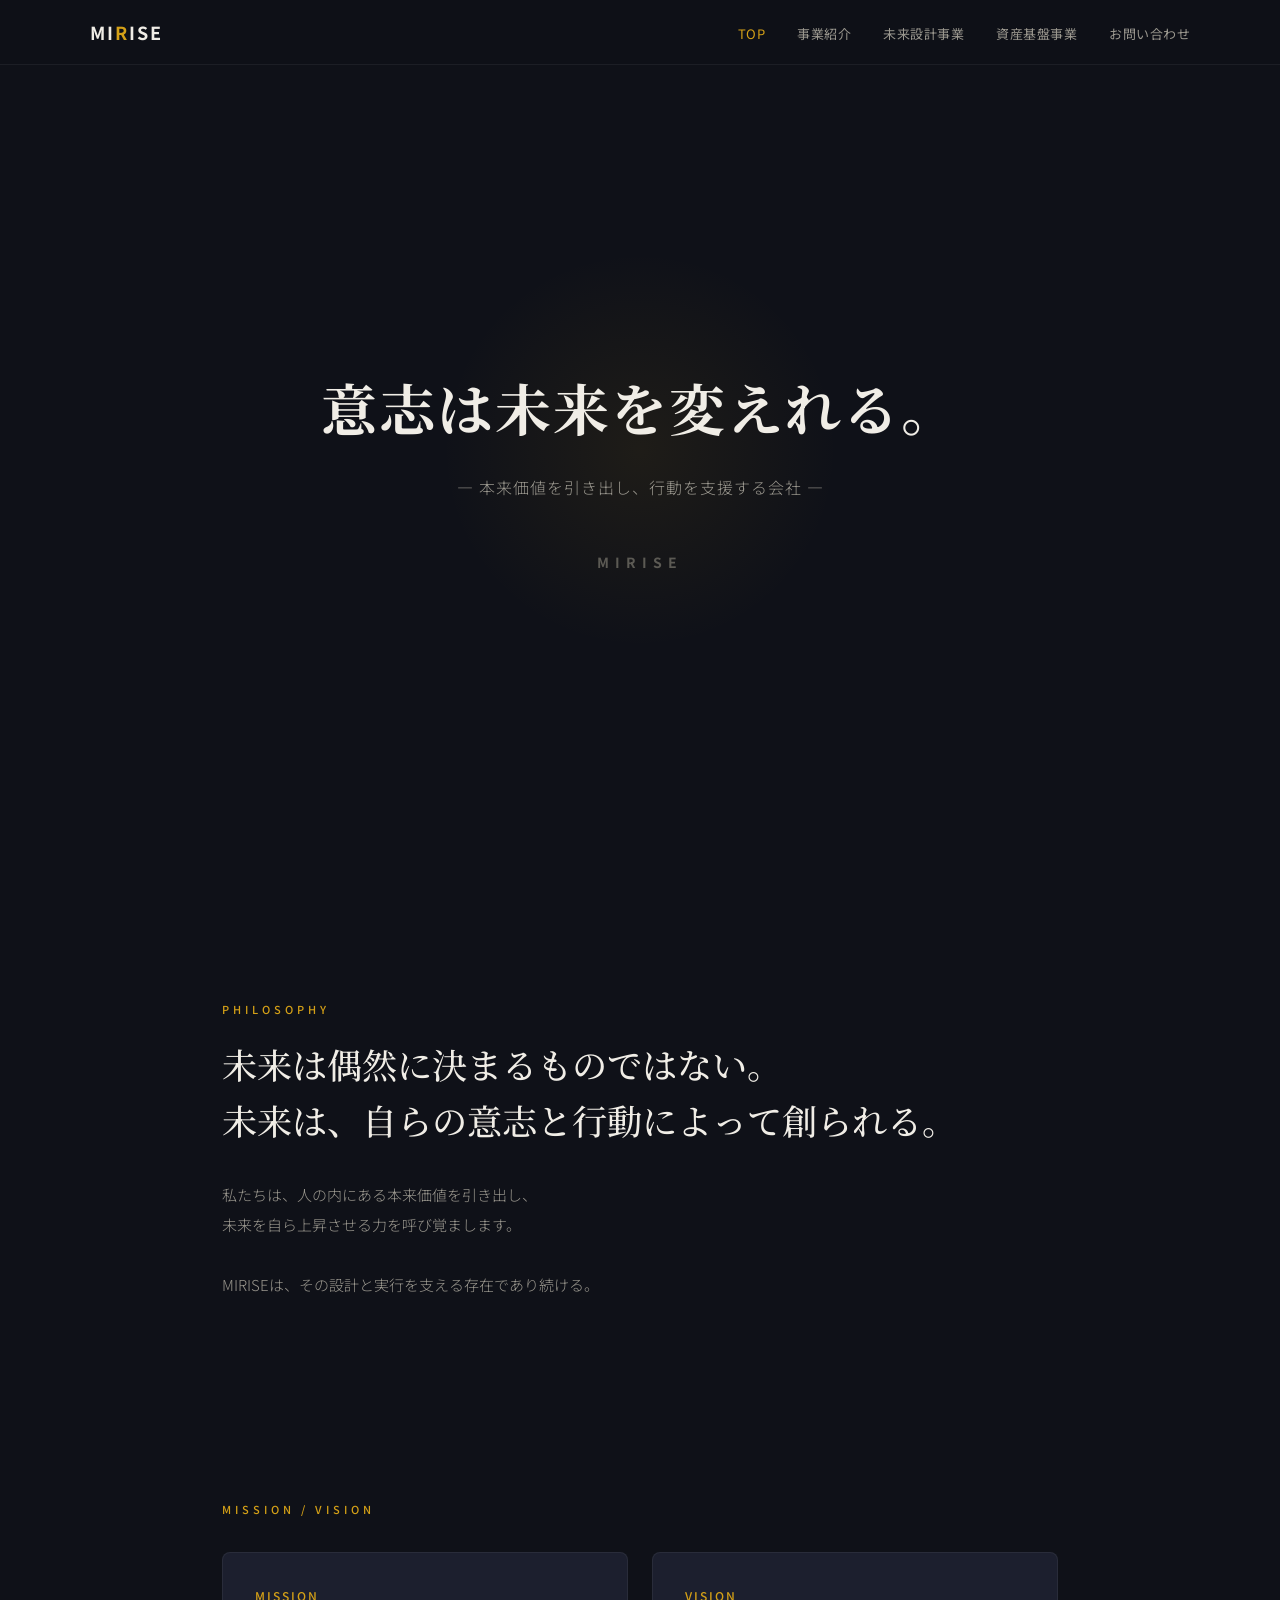
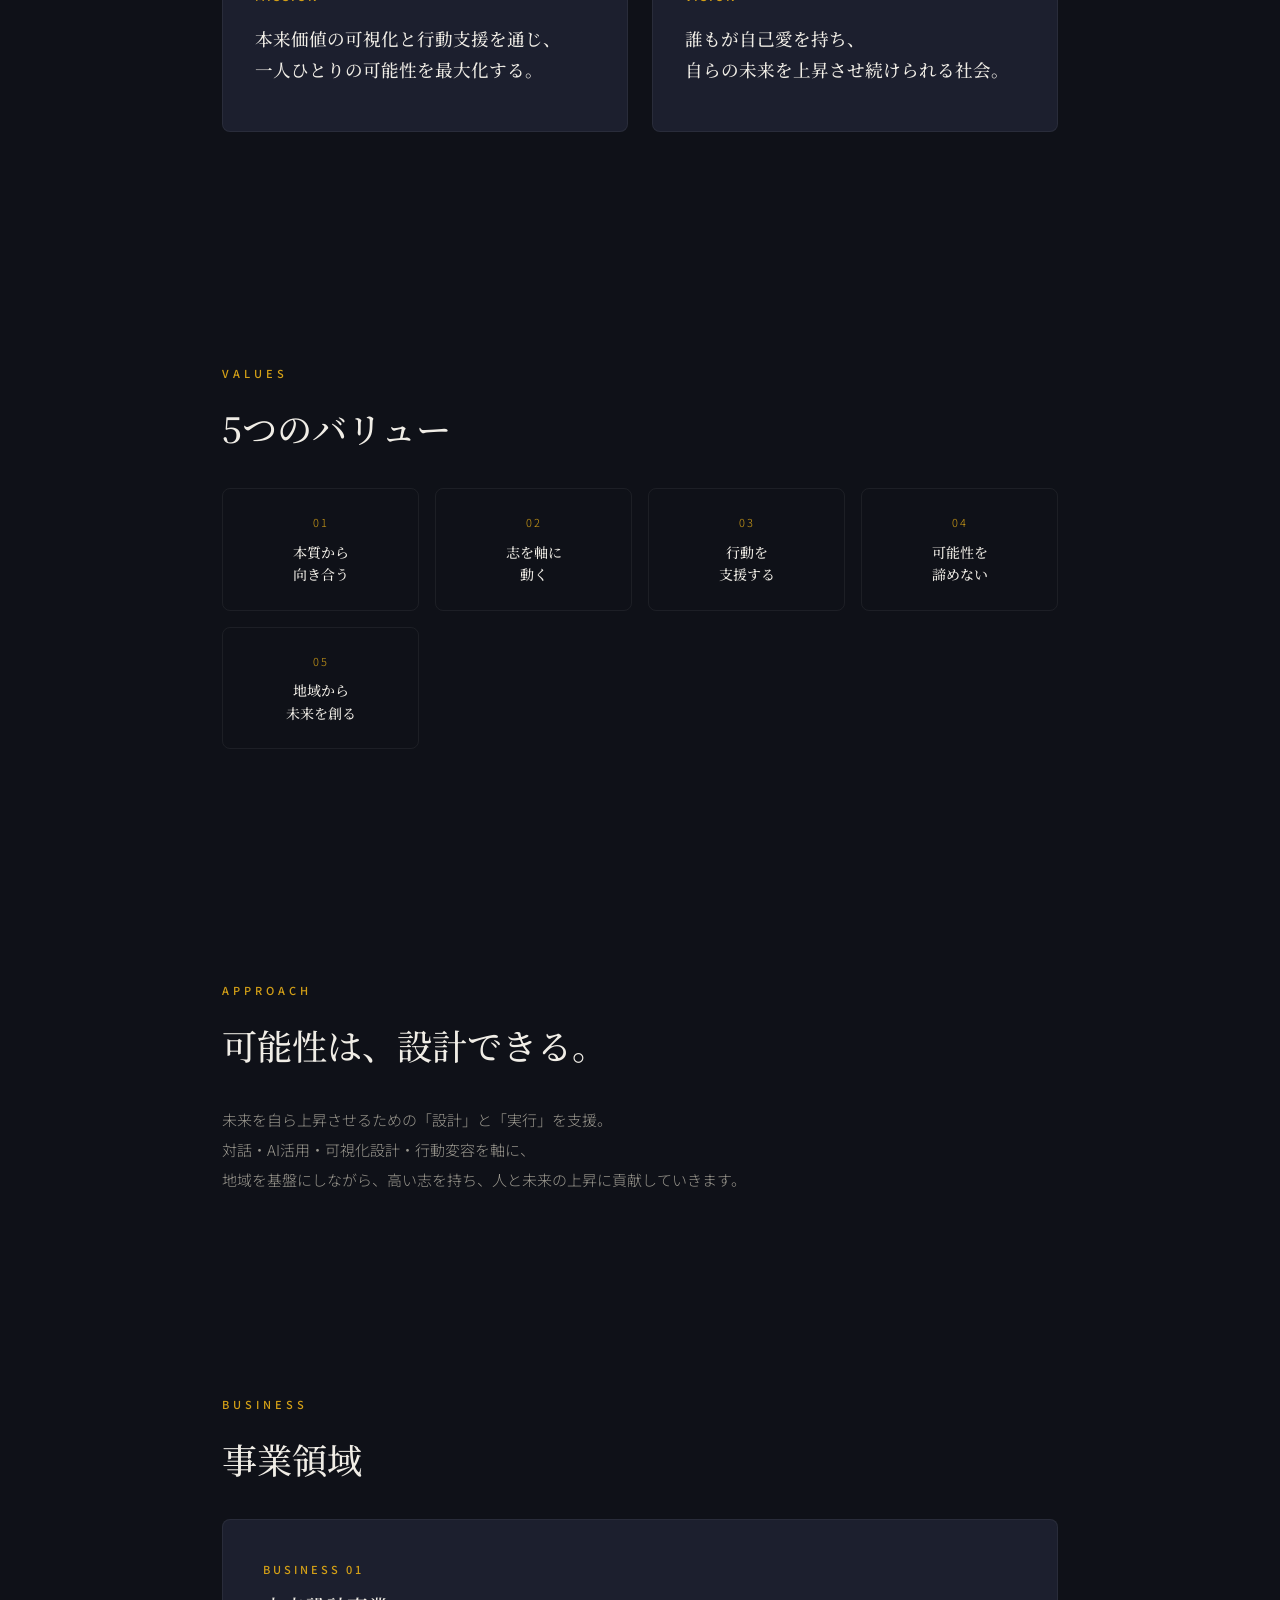
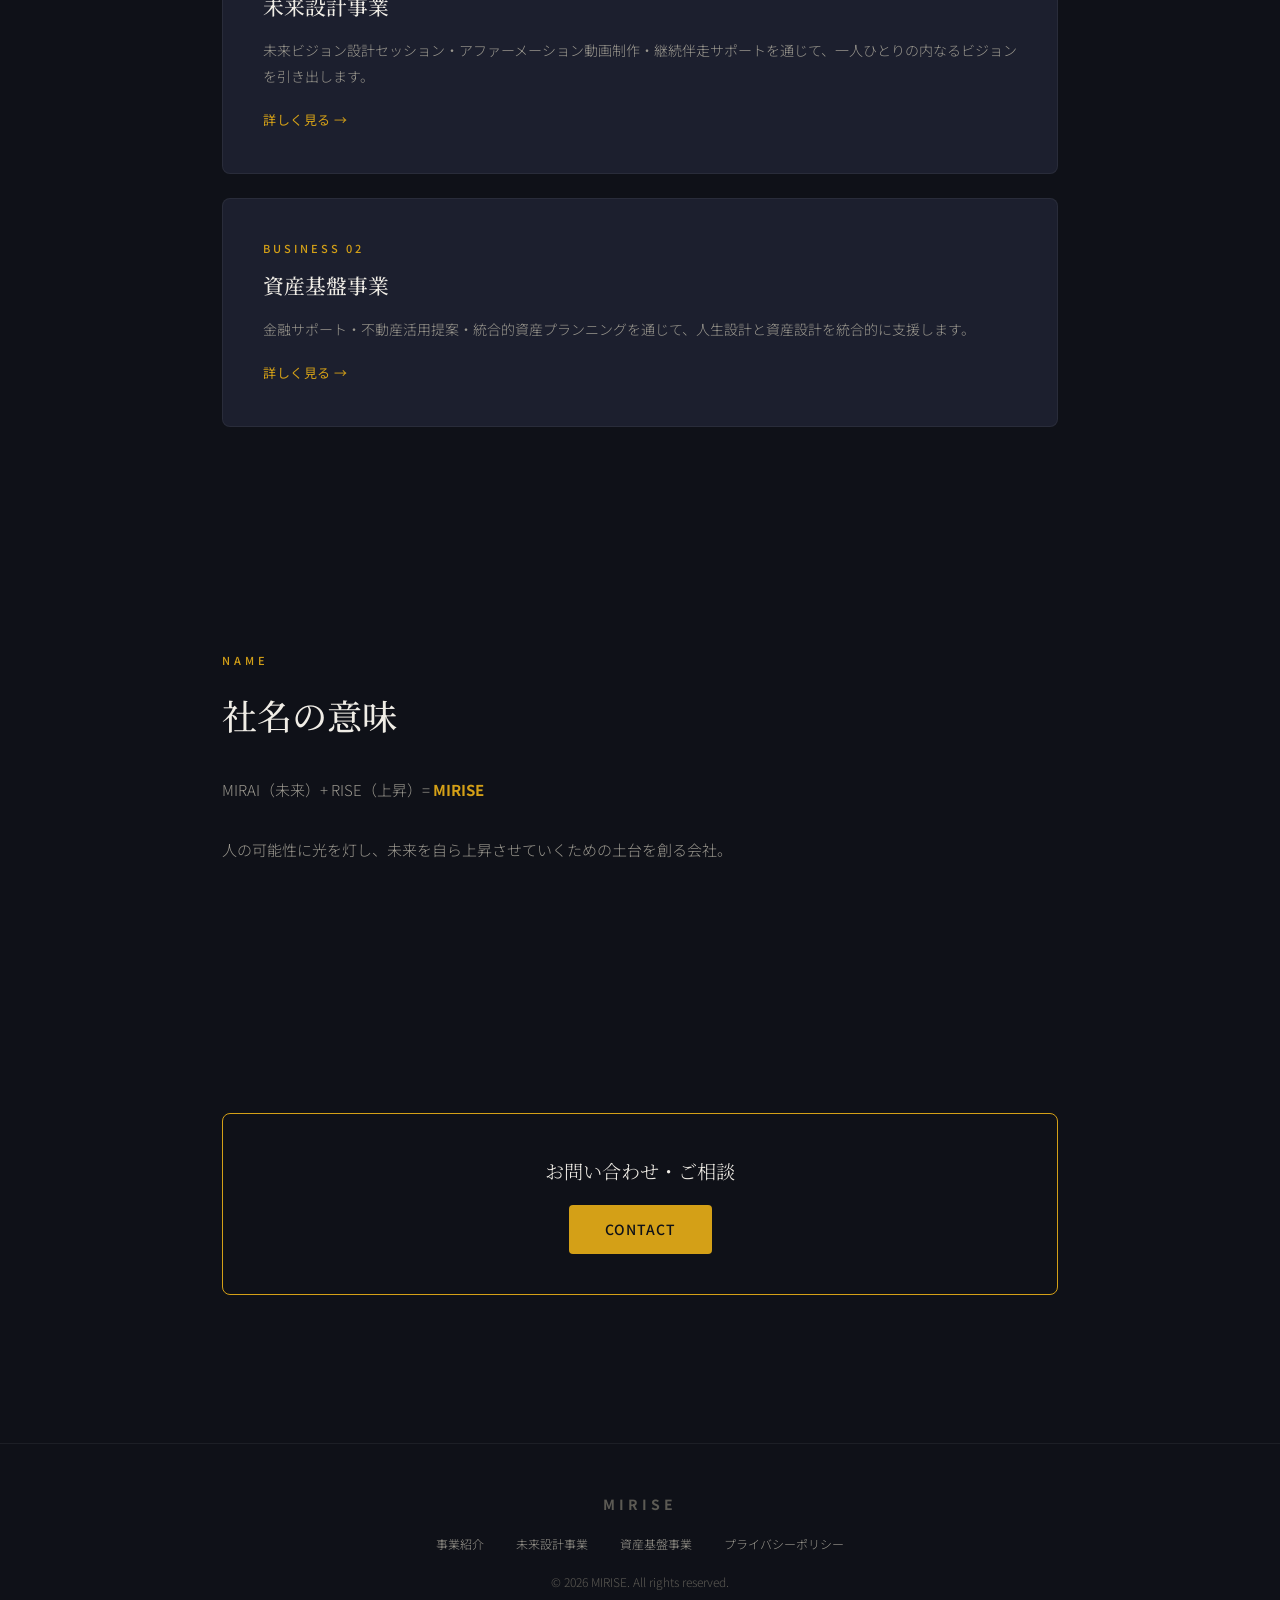
<file: index.html>
<!DOCTYPE html>
<html lang="ja">
<head>
<meta charset="UTF-8">
<meta name="viewport" content="width=device-width, initial-scale=1.0">
<title>MIRISE | 意志は未来を変えれる。</title>
<meta name="description" content="MIRISE - 本来価値を引き出し、行動を支援する会社。人の可能性に光を灯し、未来を自ら上昇させていくための土台を創ります。">
<link rel="stylesheet" href="style.css">
</head>
<body>

<nav class="nav">
<div class="nav-inner">
<a href="index.html" class="nav-logo">MI<span>R</span>ISE</a>
<div class="hamburger" onclick="this.nextElementSibling.classList.toggle('open')">
<span></span><span></span><span></span>
</div>
<ul class="nav-links">
<li><a href="index.html" class="active">TOP</a></li>
<li><a href="business.html">事業紹介</a></li>
<li><a href="inner-vision-lab.html">未来設計事業</a></li>
<li><a href="asset-business.html">資産基盤事業</a></li>
<li><a href="privacy.html">お問い合わせ</a></li>
</ul>
</div>
</nav>

<section class="hero">
<div>
<p class="hero-tagline fade-in">意志は未来を変えれる。</p>
<p class="hero-sub fade-in">— 本来価値を引き出し、行動を支援する会社 —</p>
<p class="hero-brand fade-in">MIRISE</p>
</div>
</section>

<section class="section">
<div class="fade-in">
<p class="section-label">PHILOSOPHY</p>
<h2 class="section-title">未来は偶然に決まるものではない。<br>未来は、自らの意志と行動によって創られる。</h2>
<p class="section-text">
私たちは、人の内にある本来価値を引き出し、<br>
未来を自ら上昇させる力を呼び覚まします。<br><br>
MIRISEは、その設計と実行を支える存在であり続ける。
</p>
</div>
</section>

<section class="section">
<div class="fade-in">
<p class="section-label">MISSION / VISION</p>
<div class="card-grid">
<div class="card">
<p class="card-num">MISSION</p>
<h3 class="card-title">本来価値の可視化と行動支援を通じ、<br>一人ひとりの可能性を最大化する。</h3>
</div>
<div class="card">
<p class="card-num">VISION</p>
<h3 class="card-title">誰もが自己愛を持ち、<br>自らの未来を上昇させ続けられる社会。</h3>
</div>
</div>
</div>
</section>

<section class="section">
<div class="fade-in">
<p class="section-label">VALUES</p>
<h2 class="section-title">5つのバリュー</h2>
<div class="values-grid">
<div class="value-item">
<p class="value-num">01</p>
<p class="value-text">本質から<br>向き合う</p>
</div>
<div class="value-item">
<p class="value-num">02</p>
<p class="value-text">志を軸に<br>動く</p>
</div>
<div class="value-item">
<p class="value-num">03</p>
<p class="value-text">行動を<br>支援する</p>
</div>
<div class="value-item">
<p class="value-num">04</p>
<p class="value-text">可能性を<br>諦めない</p>
</div>
<div class="value-item">
<p class="value-num">05</p>
<p class="value-text">地域から<br>未来を創る</p>
</div>
</div>
</div>
</section>

<section class="section">
<div class="fade-in">
<p class="section-label">APPROACH</p>
<h2 class="section-title">可能性は、設計できる。</h2>
<p class="section-text">
未来を自ら上昇させるための「設計」と「実行」を支援。<br>
対話・AI活用・可視化設計・行動変容を軸に、<br>
地域を基盤にしながら、高い志を持ち、人と未来の上昇に貢献していきます。
</p>
</div>
</section>

<section class="section">
<div class="fade-in">
<p class="section-label">BUSINESS</p>
<h2 class="section-title">事業領域</h2>
<a href="inner-vision-lab.html" style="text-decoration:none;color:inherit;">
<div class="biz-card">
<p class="biz-label">BUSINESS 01</p>
<h3 class="biz-title">未来設計事業</h3>
<p class="biz-desc">未来ビジョン設計セッション・アファーメーション動画制作・継続伴走サポートを通じて、一人ひとりの内なるビジョンを引き出します。</p>
<span class="biz-link">詳しく見る</span>
</div>
</a>
<a href="asset-business.html" style="text-decoration:none;color:inherit;">
<div class="biz-card">
<p class="biz-label">BUSINESS 02</p>
<h3 class="biz-title">資産基盤事業</h3>
<p class="biz-desc">金融サポート・不動産活用提案・統合的資産プランニングを通じて、人生設計と資産設計を統合的に支援します。</p>
<span class="biz-link">詳しく見る</span>
</div>
</a>
</div>
</section>

<section class="section">
<div class="fade-in">
<p class="section-label">NAME</p>
<h2 class="section-title">社名の意味</h2>
<p class="section-text">
MIRAI（未来）+ RISE（上昇）= <strong style="color:var(--gold)">MIRISE</strong><br><br>
人の可能性に光を灯し、未来を自ら上昇させていくための土台を創る会社。
</p>
</div>
</section>

<div class="section">
<div class="cta-box fade-in">
<p class="cta-title">お問い合わせ・ご相談</p>
<a href="privacy.html#contact" class="cta-btn">CONTACT</a>
</div>
</div>

<footer class="footer">
<p class="footer-brand">MIRISE</p>
<div class="footer-links">
<a href="business.html">事業紹介</a>
<a href="inner-vision-lab.html">未来設計事業</a>
<a href="asset-business.html">資産基盤事業</a>
<a href="privacy.html">プライバシーポリシー</a>
</div>
<p class="footer-copy">&copy; 2026 MIRISE. All rights reserved.</p>
</footer>

<script>
const observer = new IntersectionObserver((entries) => {
entries.forEach(e => { if(e.isIntersecting) e.target.classList.add('visible'); });
}, { threshold: 0.1 });
document.querySelectorAll('.fade-in').forEach(el => observer.observe(el));
</script>
</body>
</html>
</file>
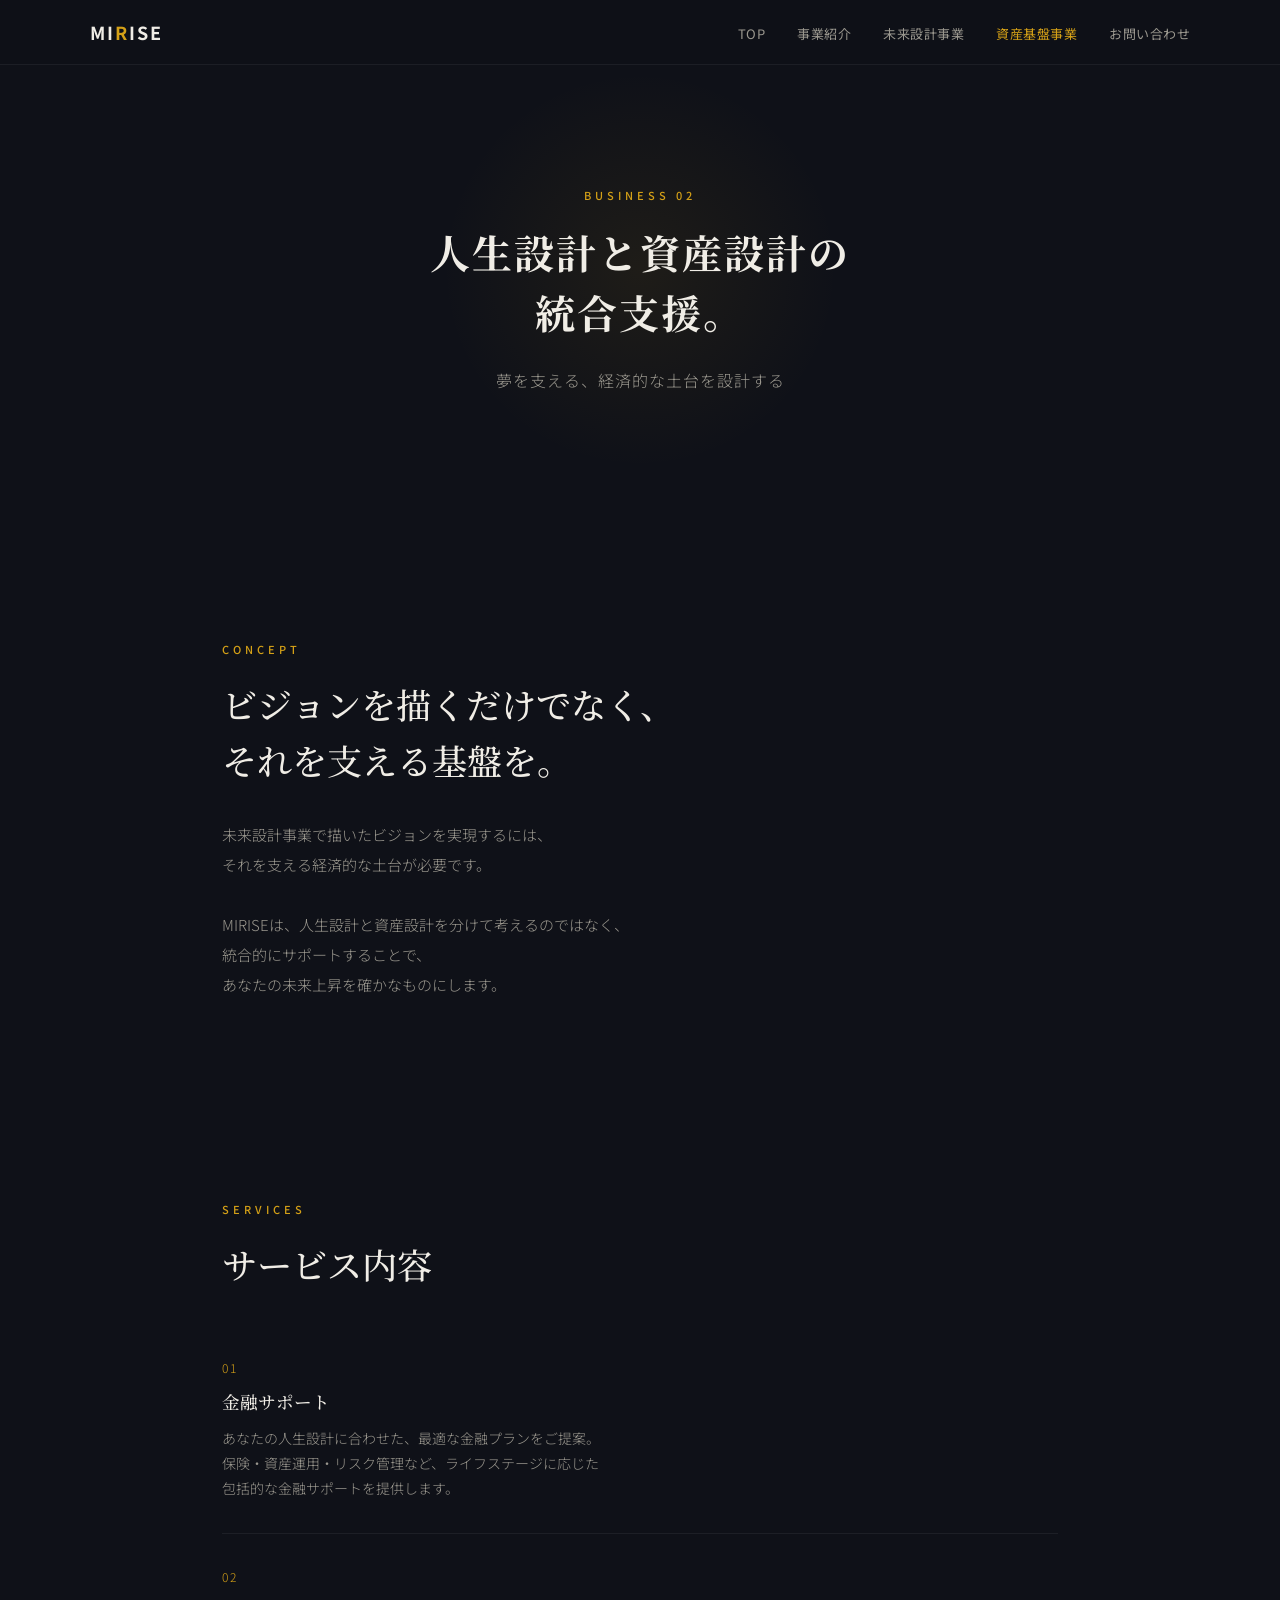
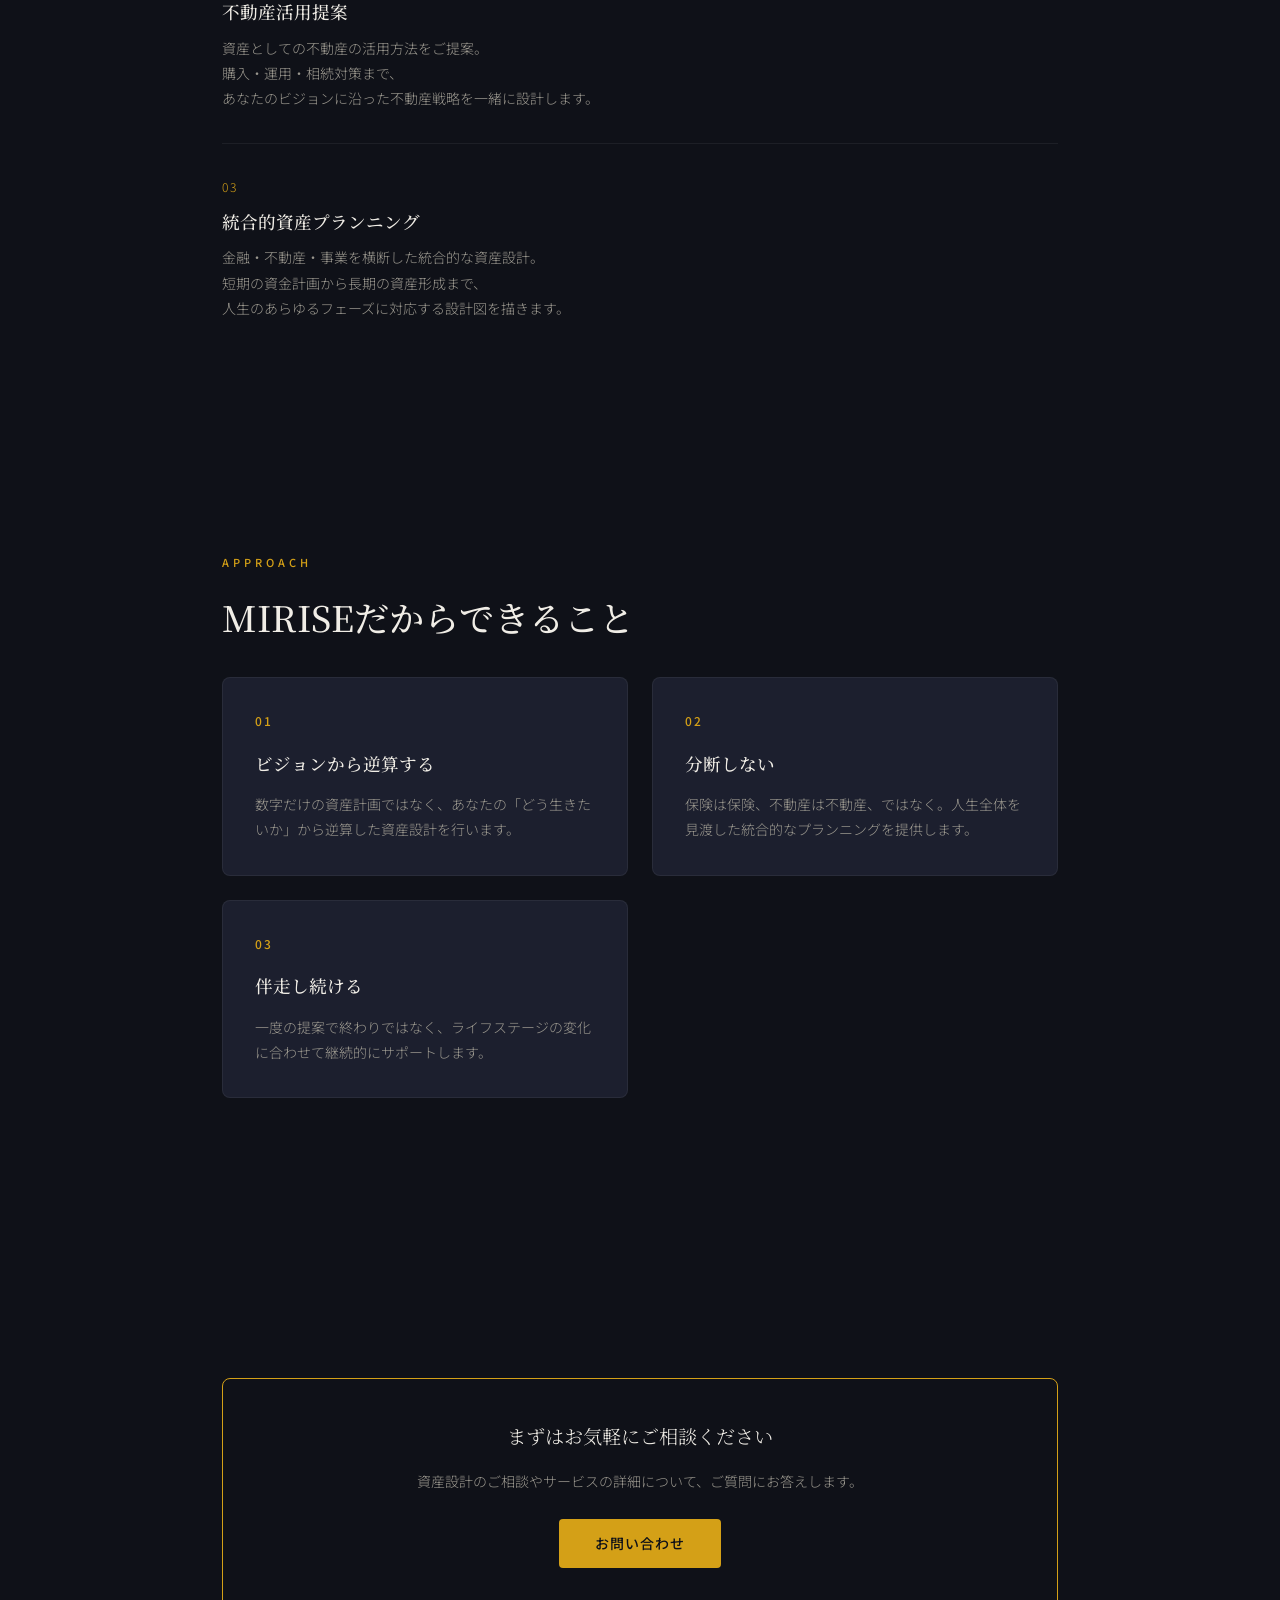
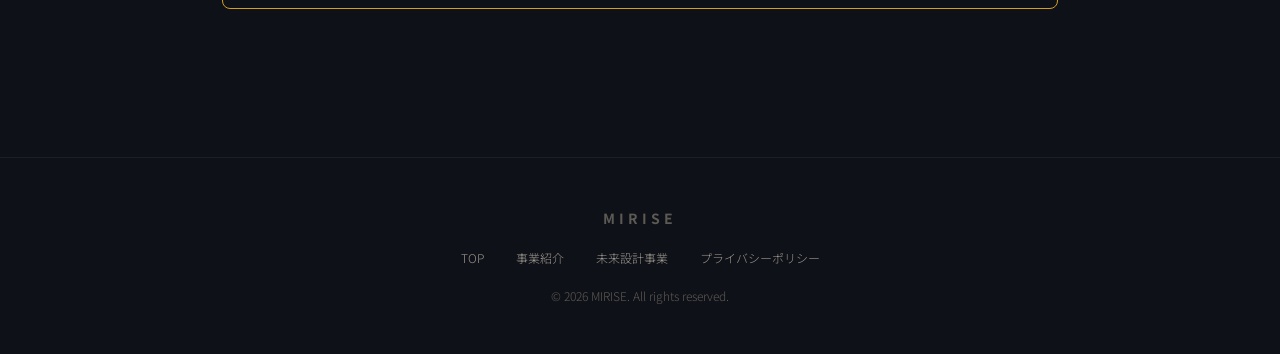
<file: asset-business.html>
<!DOCTYPE html>
<html lang="ja">
<head>
<meta charset="UTF-8">
<meta name="viewport" content="width=device-width, initial-scale=1.0">
<title>資産基盤事業 | MIRISE</title>
<meta name="description" content="MIRISEの資産基盤事業。人生設計と資産設計の統合支援。金融サポート・不動産活用提案・統合的資産プランニング。">
<link rel="stylesheet" href="style.css">
</head>
<body>

<nav class="nav">
<div class="nav-inner">
<a href="index.html" class="nav-logo">MI<span>R</span>ISE</a>
<div class="hamburger" onclick="this.nextElementSibling.classList.toggle('open')">
<span></span><span></span><span></span>
</div>
<ul class="nav-links">
<li><a href="index.html">TOP</a></li>
<li><a href="business.html">事業紹介</a></li>
<li><a href="inner-vision-lab.html">未来設計事業</a></li>
<li><a href="asset-business.html" class="active">資産基盤事業</a></li>
<li><a href="privacy.html">お問い合わせ</a></li>
</ul>
</div>
</nav>

<section class="hero" style="min-height:60vh;">
<div>
<p class="section-label fade-in">BUSINESS 02</p>
<p class="hero-tagline fade-in" style="font-size:clamp(1.5rem,4vw,2.5rem)">人生設計と資産設計の<br>統合支援。</p>
<p class="hero-sub fade-in">夢を支える、経済的な土台を設計する</p>
</div>
</section>

<section class="section">
<div class="fade-in">
<p class="section-label">CONCEPT</p>
<h2 class="section-title">ビジョンを描くだけでなく、<br>それを支える基盤を。</h2>
<p class="section-text">
未来設計事業で描いたビジョンを実現するには、<br>
それを支える経済的な土台が必要です。<br><br>
MIRISEは、人生設計と資産設計を分けて考えるのではなく、<br>
統合的にサポートすることで、<br>
あなたの未来上昇を確かなものにします。
</p>
</div>
</section>

<section class="section">
<div class="fade-in">
<p class="section-label">SERVICES</p>
<h2 class="section-title">サービス内容</h2>

<div class="service-item">
<p class="service-num">01</p>
<h3 class="service-title">金融サポート</h3>
<p class="service-desc">
あなたの人生設計に合わせた、最適な金融プランをご提案。<br>
保険・資産運用・リスク管理など、ライフステージに応じた<br>
包括的な金融サポートを提供します。
</p>
</div>

<div class="service-item">
<p class="service-num">02</p>
<h3 class="service-title">不動産活用提案</h3>
<p class="service-desc">
資産としての不動産の活用方法をご提案。<br>
購入・運用・相続対策まで、<br>
あなたのビジョンに沿った不動産戦略を一緒に設計します。
</p>
</div>

<div class="service-item">
<p class="service-num">03</p>
<h3 class="service-title">統合的資産プランニング</h3>
<p class="service-desc">
金融・不動産・事業を横断した統合的な資産設計。<br>
短期の資金計画から長期の資産形成まで、<br>
人生のあらゆるフェーズに対応する設計図を描きます。
</p>
</div>
</div>
</section>

<section class="section">
<div class="fade-in">
<p class="section-label">APPROACH</p>
<h2 class="section-title">MIRISEだからできること</h2>
<div class="card-grid">
<div class="card">
<p class="card-num">01</p>
<h3 class="card-title">ビジョンから逆算する</h3>
<p class="card-desc">数字だけの資産計画ではなく、あなたの「どう生きたいか」から逆算した資産設計を行います。</p>
</div>
<div class="card">
<p class="card-num">02</p>
<h3 class="card-title">分断しない</h3>
<p class="card-desc">保険は保険、不動産は不動産、ではなく。人生全体を見渡した統合的なプランニングを提供します。</p>
</div>
<div class="card">
<p class="card-num">03</p>
<h3 class="card-title">伴走し続ける</h3>
<p class="card-desc">一度の提案で終わりではなく、ライフステージの変化に合わせて継続的にサポートします。</p>
</div>
</div>
</div>
</section>

<div class="section">
<div class="cta-box fade-in">
<p class="cta-title">まずはお気軽にご相談ください</p>
<p style="font-size:14px;color:var(--text-secondary);margin-bottom:1.5rem;">資産設計のご相談やサービスの詳細について、ご質問にお答えします。</p>
<a href="privacy.html#contact" class="cta-btn">お問い合わせ</a>
</div>
</div>

<footer class="footer">
<p class="footer-brand">MIRISE</p>
<div class="footer-links">
<a href="index.html">TOP</a>
<a href="business.html">事業紹介</a>
<a href="inner-vision-lab.html">未来設計事業</a>
<a href="privacy.html">プライバシーポリシー</a>
</div>
<p class="footer-copy">&copy; 2026 MIRISE. All rights reserved.</p>
</footer>

<script>
const observer = new IntersectionObserver((entries) => {
entries.forEach(e => { if(e.isIntersecting) e.target.classList.add('visible'); });
}, { threshold: 0.1 });
document.querySelectorAll('.fade-in').forEach(el => observer.observe(el));
</script>
</body>
</html>
</file>
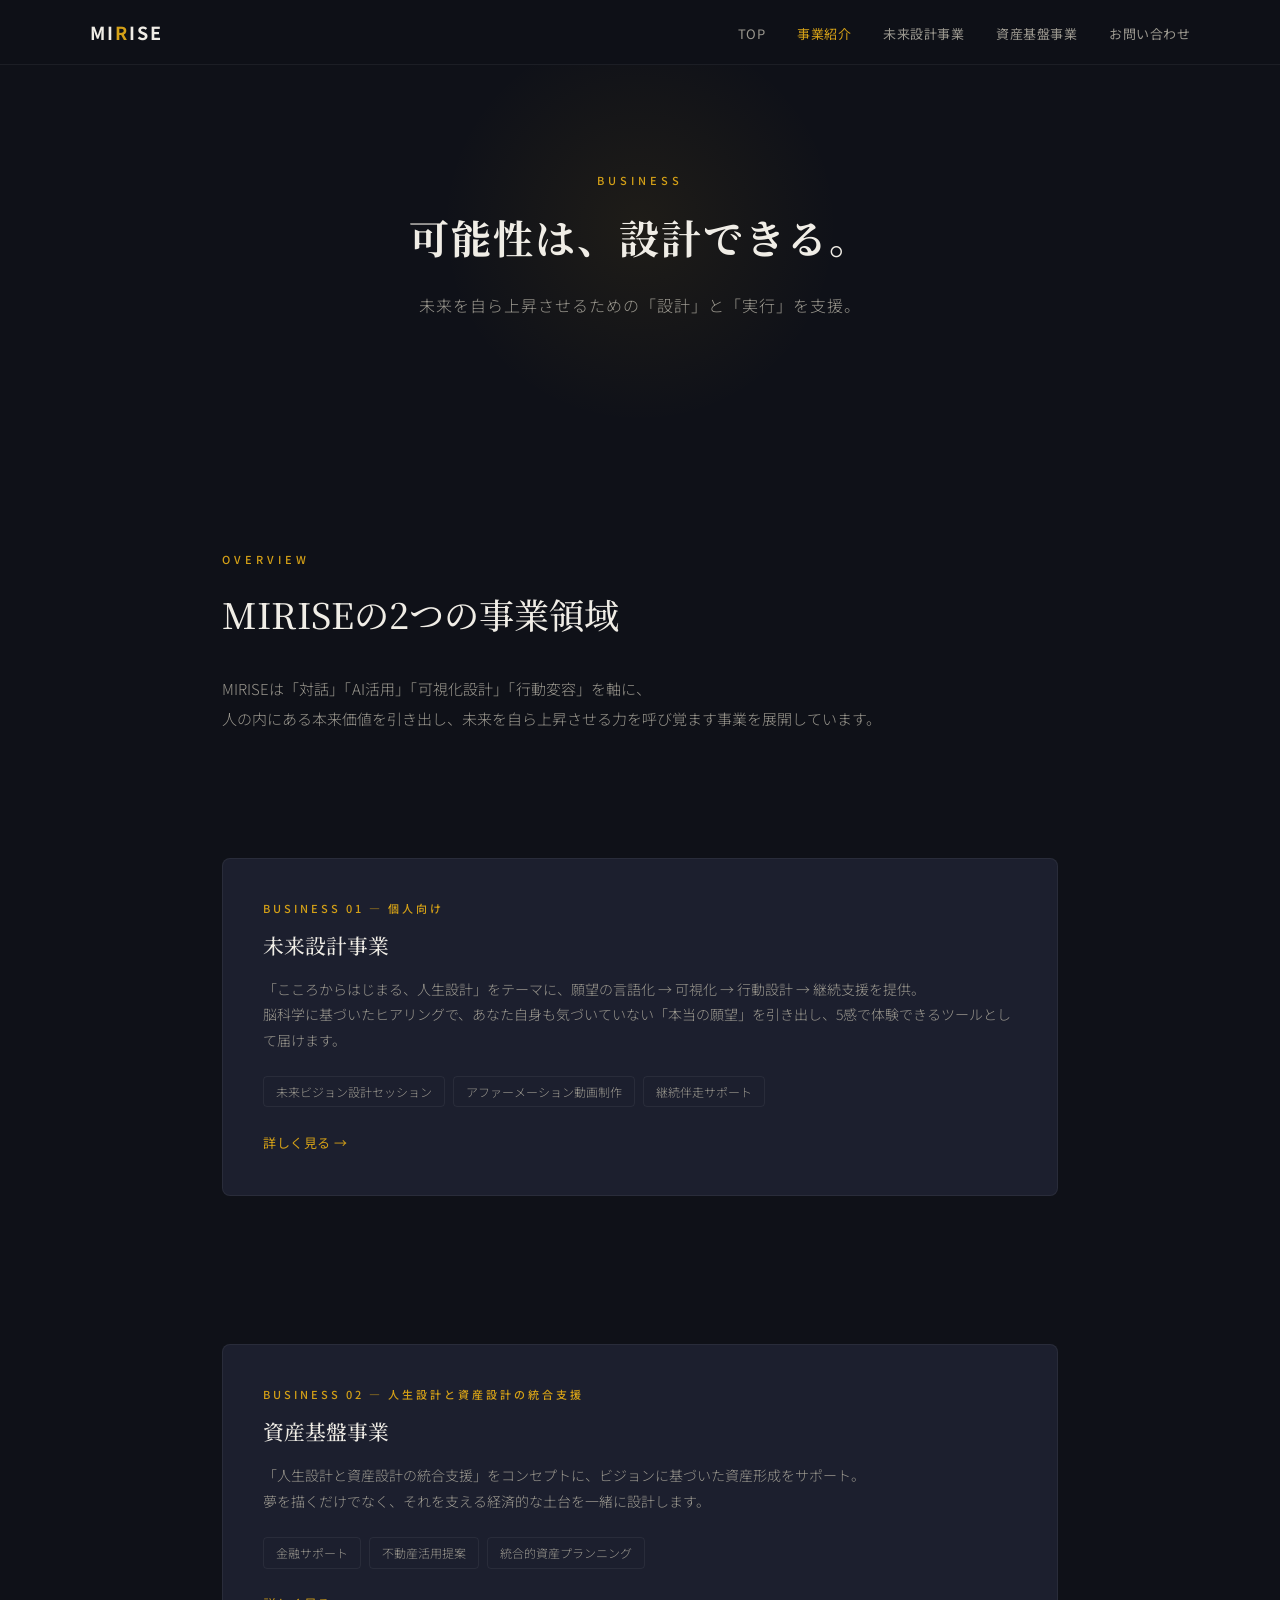
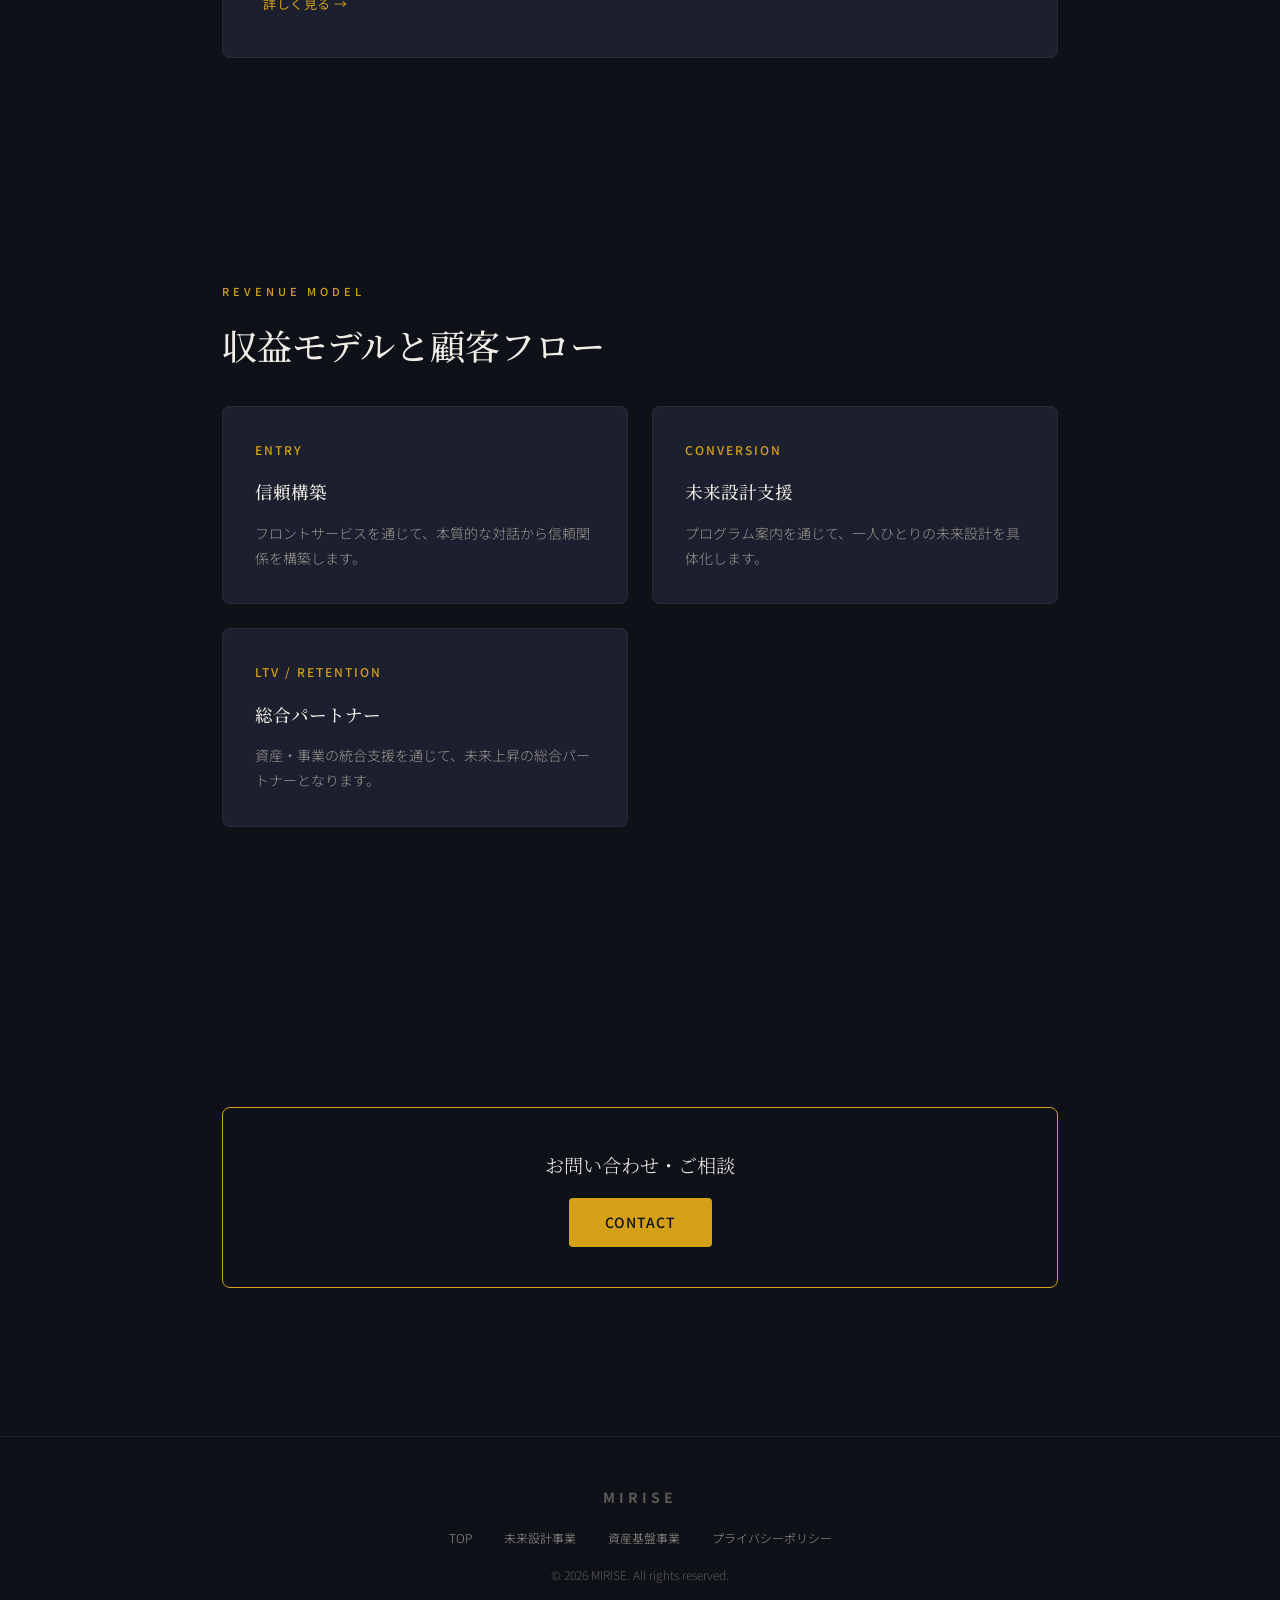
<file: business.html>
<!DOCTYPE html>
<html lang="ja">
<head>
<meta charset="UTF-8">
<meta name="viewport" content="width=device-width, initial-scale=1.0">
<title>事業紹介 | MIRISE</title>
<meta name="description" content="MIRISEの事業紹介。未来設計事業と資産基盤事業を通じて、一人ひとりの可能性を最大化します。">
<link rel="stylesheet" href="style.css">
</head>
<body>

<nav class="nav">
<div class="nav-inner">
<a href="index.html" class="nav-logo">MI<span>R</span>ISE</a>
<div class="hamburger" onclick="this.nextElementSibling.classList.toggle('open')">
<span></span><span></span><span></span>
</div>
<ul class="nav-links">
<li><a href="index.html">TOP</a></li>
<li><a href="business.html" class="active">事業紹介</a></li>
<li><a href="inner-vision-lab.html">未来設計事業</a></li>
<li><a href="asset-business.html">資産基盤事業</a></li>
<li><a href="privacy.html">お問い合わせ</a></li>
</ul>
</div>
</nav>

<section class="hero" style="min-height:50vh;">
<div>
<p class="section-label fade-in">BUSINESS</p>
<p class="hero-tagline fade-in" style="font-size:clamp(1.5rem,4vw,2.5rem)">可能性は、設計できる。</p>
<p class="hero-sub fade-in">未来を自ら上昇させるための「設計」と「実行」を支援。</p>
</div>
</section>

<section class="section">
<div class="fade-in">
<p class="section-label">OVERVIEW</p>
<h2 class="section-title">MIRISEの2つの事業領域</h2>
<p class="section-text">
MIRISEは「対話」「AI活用」「可視化設計」「行動変容」を軸に、<br>
人の内にある本来価値を引き出し、未来を自ら上昇させる力を呼び覚ます事業を展開しています。
</p>
</div>
</section>

<section class="section" style="padding-top:0;">
<div class="fade-in">
<a href="inner-vision-lab.html" style="text-decoration:none;color:inherit;">
<div class="biz-card">
<p class="biz-label">BUSINESS 01 — 個人向け</p>
<h3 class="biz-title">未来設計事業</h3>
<p class="biz-desc">
「こころからはじまる、人生設計」をテーマに、願望の言語化 → 可視化 → 行動設計 → 継続支援を提供。<br>
脳科学に基づいたヒアリングで、あなた自身も気づいていない「本当の願望」を引き出し、5感で体験できるツールとして届けます。
</p>
<div style="margin-top:1.2rem;">
<span style="display:inline-block;padding:4px 12px;border:1px solid var(--line-border);border-radius:4px;font-size:12px;color:var(--text-secondary);margin:4px 4px 4px 0;">未来ビジョン設計セッション</span>
<span style="display:inline-block;padding:4px 12px;border:1px solid var(--line-border);border-radius:4px;font-size:12px;color:var(--text-secondary);margin:4px 4px 4px 0;">アファーメーション動画制作</span>
<span style="display:inline-block;padding:4px 12px;border:1px solid var(--line-border);border-radius:4px;font-size:12px;color:var(--text-secondary);margin:4px 4px 4px 0;">継続伴走サポート</span>
</div>
<span class="biz-link">詳しく見る</span>
</div>
</a>
</div>
</section>

<section class="section" style="padding-top:0;">
<div class="fade-in">
<a href="asset-business.html" style="text-decoration:none;color:inherit;">
<div class="biz-card">
<p class="biz-label">BUSINESS 02 — 人生設計と資産設計の統合支援</p>
<h3 class="biz-title">資産基盤事業</h3>
<p class="biz-desc">
「人生設計と資産設計の統合支援」をコンセプトに、ビジョンに基づいた資産形成をサポート。<br>
夢を描くだけでなく、それを支える経済的な土台を一緒に設計します。
</p>
<div style="margin-top:1.2rem;">
<span style="display:inline-block;padding:4px 12px;border:1px solid var(--line-border);border-radius:4px;font-size:12px;color:var(--text-secondary);margin:4px 4px 4px 0;">金融サポート</span>
<span style="display:inline-block;padding:4px 12px;border:1px solid var(--line-border);border-radius:4px;font-size:12px;color:var(--text-secondary);margin:4px 4px 4px 0;">不動産活用提案</span>
<span style="display:inline-block;padding:4px 12px;border:1px solid var(--line-border);border-radius:4px;font-size:12px;color:var(--text-secondary);margin:4px 4px 4px 0;">統合的資産プランニング</span>
</div>
<span class="biz-link">詳しく見る</span>
</div>
</a>
</div>
</section>

<section class="section">
<div class="fade-in">
<p class="section-label">REVENUE MODEL</p>
<h2 class="section-title">収益モデルと顧客フロー</h2>
<div class="card-grid">
<div class="card">
<p class="card-num">ENTRY</p>
<h3 class="card-title">信頼構築</h3>
<p class="card-desc">フロントサービスを通じて、本質的な対話から信頼関係を構築します。</p>
</div>
<div class="card">
<p class="card-num">CONVERSION</p>
<h3 class="card-title">未来設計支援</h3>
<p class="card-desc">プログラム案内を通じて、一人ひとりの未来設計を具体化します。</p>
</div>
<div class="card">
<p class="card-num">LTV / RETENTION</p>
<h3 class="card-title">総合パートナー</h3>
<p class="card-desc">資産・事業の統合支援を通じて、未来上昇の総合パートナーとなります。</p>
</div>
</div>
</div>
</section>

<div class="section">
<div class="cta-box fade-in">
<p class="cta-title">お問い合わせ・ご相談</p>
<a href="privacy.html#contact" class="cta-btn">CONTACT</a>
</div>
</div>

<footer class="footer">
<p class="footer-brand">MIRISE</p>
<div class="footer-links">
<a href="index.html">TOP</a>
<a href="inner-vision-lab.html">未来設計事業</a>
<a href="asset-business.html">資産基盤事業</a>
<a href="privacy.html">プライバシーポリシー</a>
</div>
<p class="footer-copy">&copy; 2026 MIRISE. All rights reserved.</p>
</footer>

<script>
const observer = new IntersectionObserver((entries) => {
entries.forEach(e => { if(e.isIntersecting) e.target.classList.add('visible'); });
}, { threshold: 0.1 });
document.querySelectorAll('.fade-in').forEach(el => observer.observe(el));
</script>
</body>
</html>
</file>
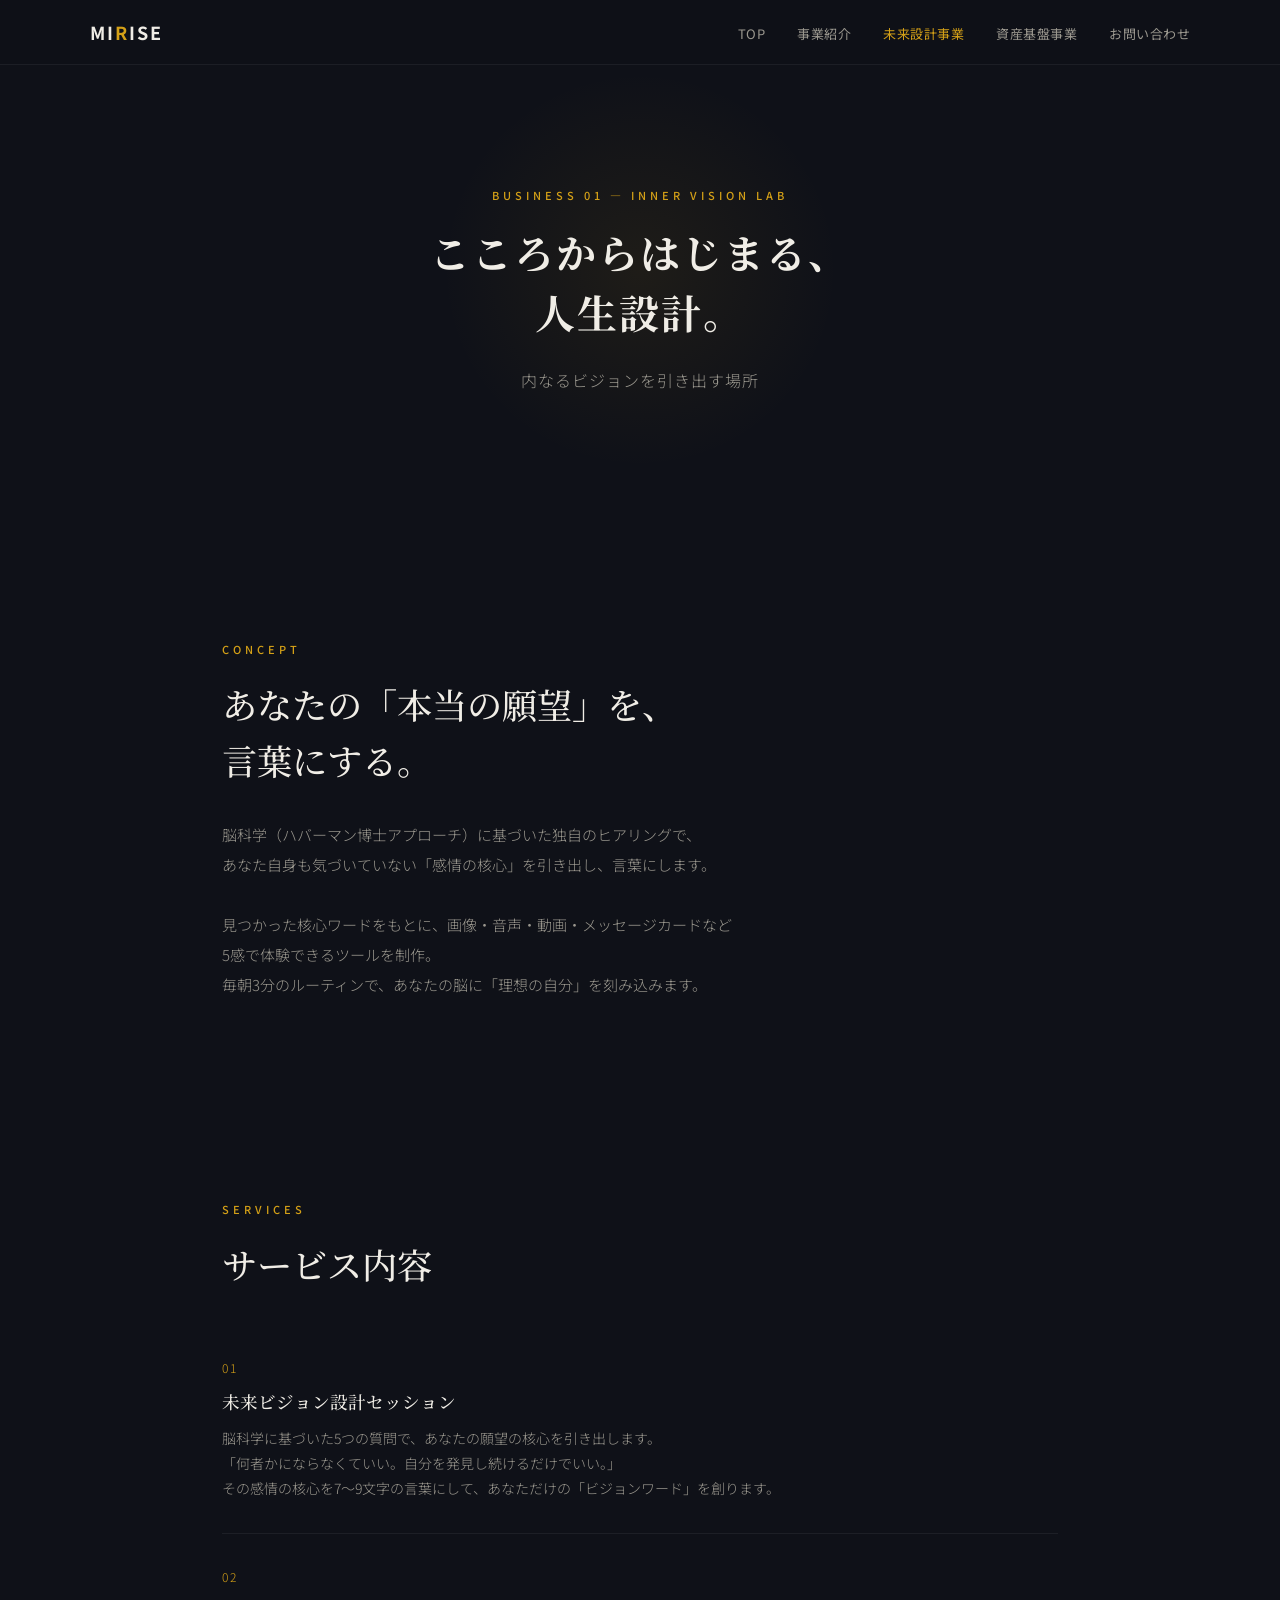
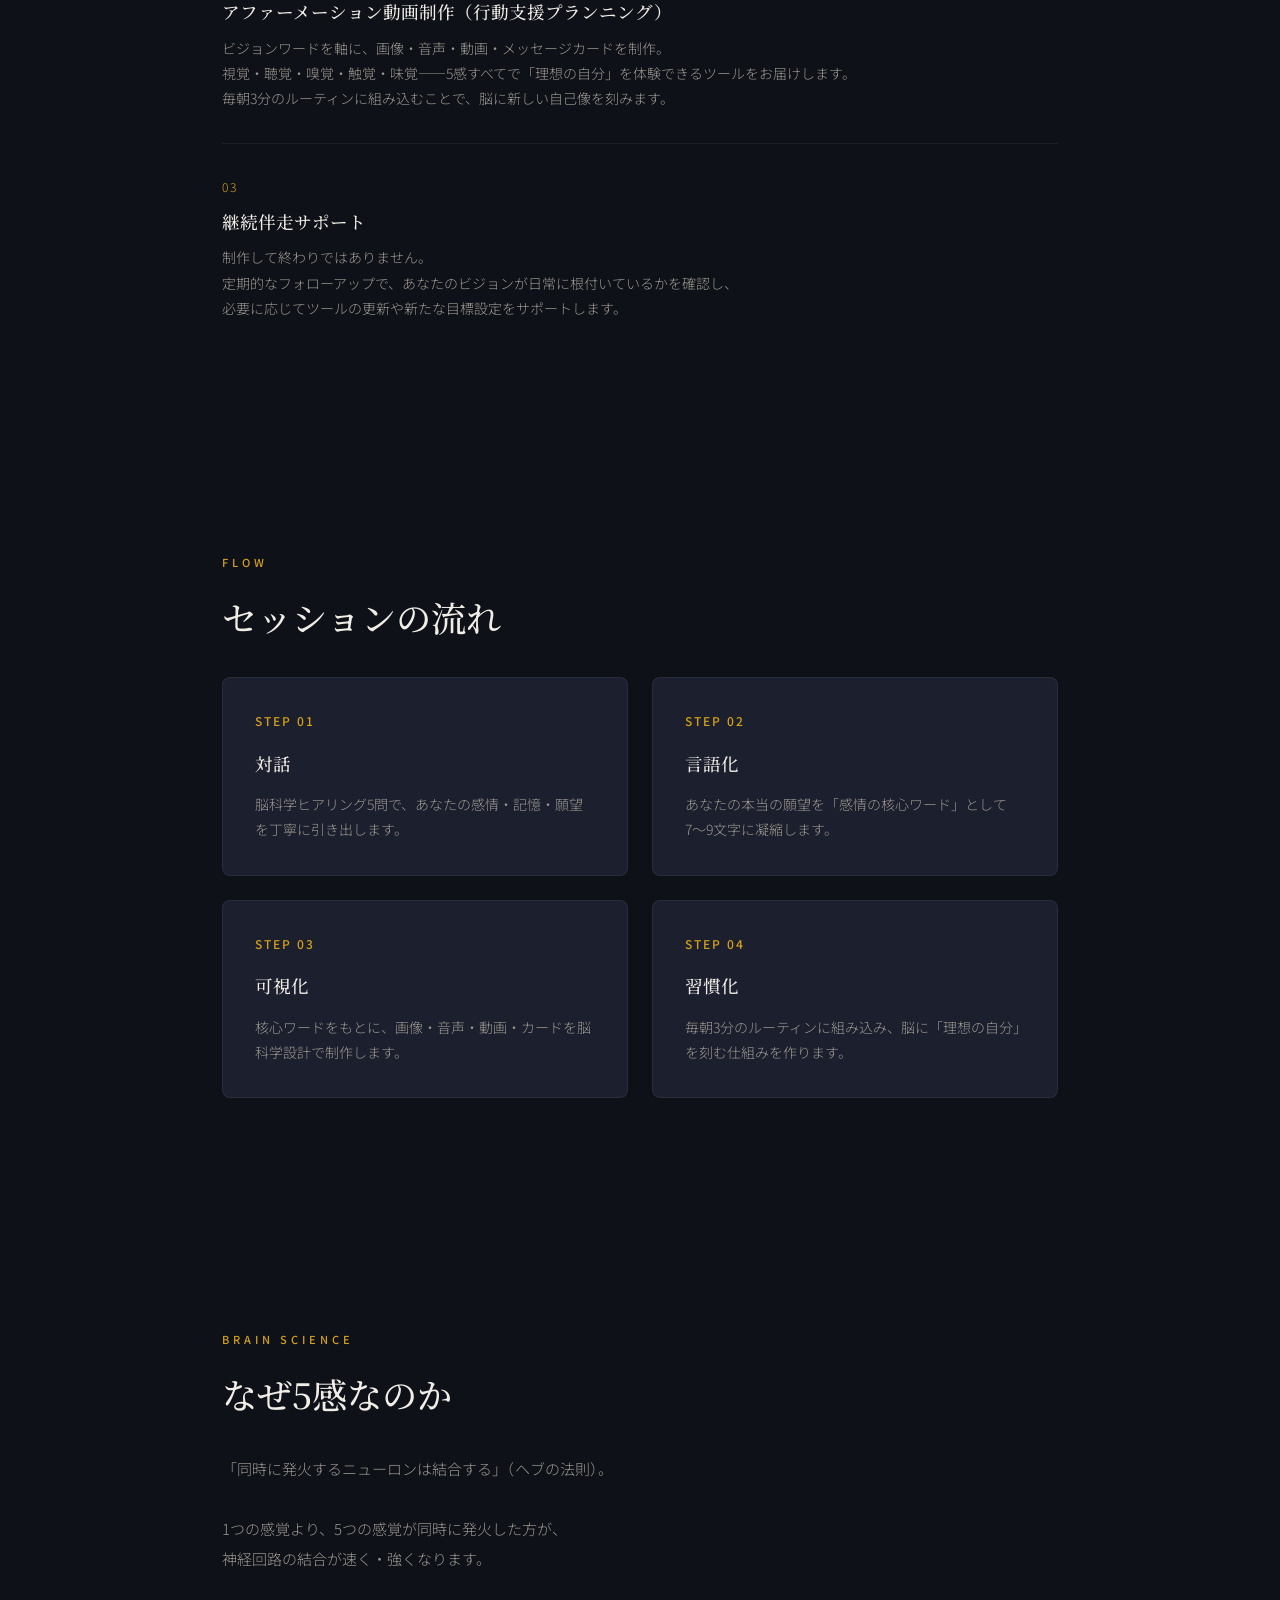
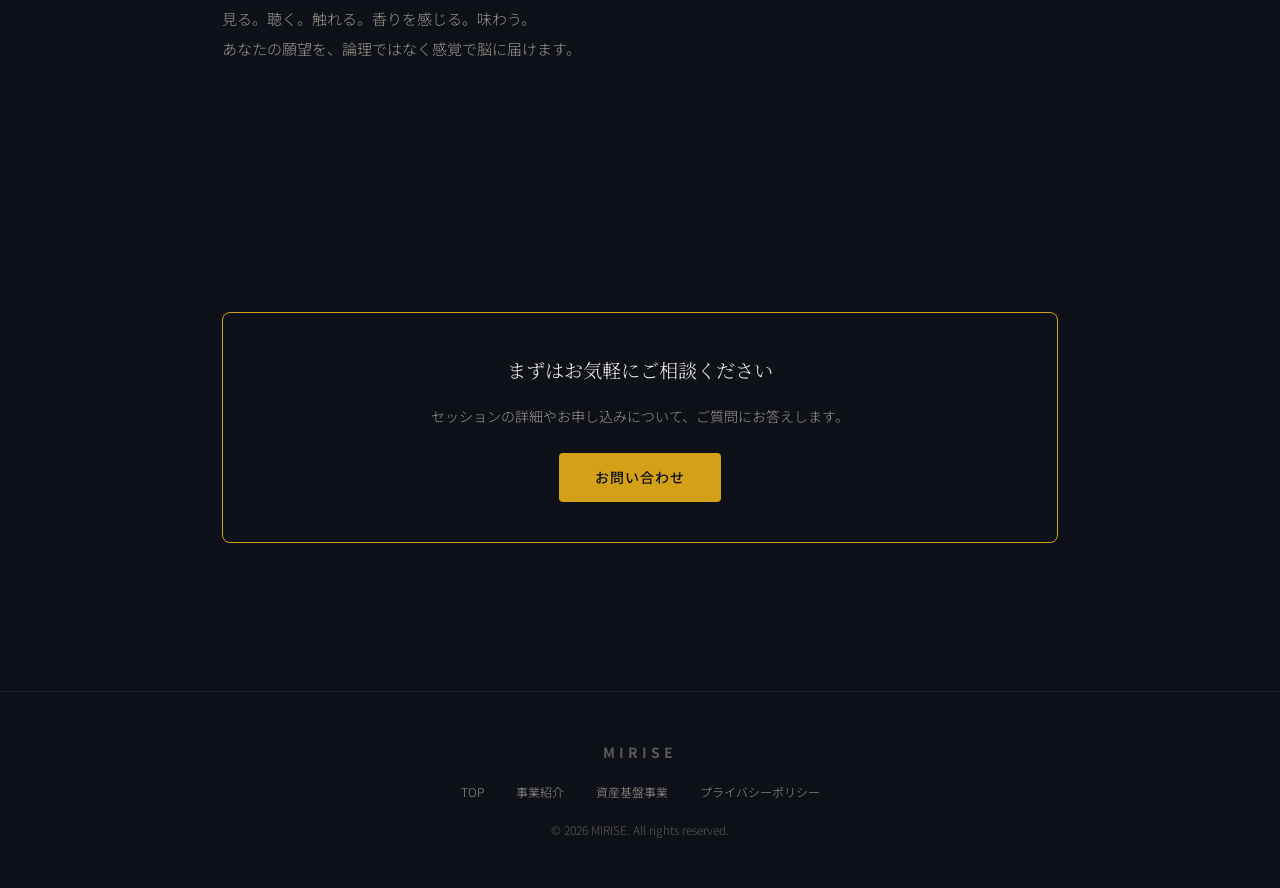
<file: inner-vision-lab.html>
<!DOCTYPE html>
<html lang="ja">
<head>
<meta charset="UTF-8">
<meta name="viewport" content="width=device-width, initial-scale=1.0">
<title>未来設計事業 — Inner Vision Lab | MIRISE</title>
<meta name="description" content="Inner Vision Lab - 脳科学に基づいたヒアリングで、あなたの内なるビジョンを引き出し、5感で体験できるツールとして届けます。">
<link rel="stylesheet" href="style.css">
</head>
<body>

<nav class="nav">
<div class="nav-inner">
<a href="index.html" class="nav-logo">MI<span>R</span>ISE</a>
<div class="hamburger" onclick="this.nextElementSibling.classList.toggle('open')">
<span></span><span></span><span></span>
</div>
<ul class="nav-links">
<li><a href="index.html">TOP</a></li>
<li><a href="business.html">事業紹介</a></li>
<li><a href="inner-vision-lab.html" class="active">未来設計事業</a></li>
<li><a href="asset-business.html">資産基盤事業</a></li>
<li><a href="privacy.html">お問い合わせ</a></li>
</ul>
</div>
</nav>

<section class="hero" style="min-height:60vh;">
<div>
<p class="section-label fade-in">BUSINESS 01 — INNER VISION LAB</p>
<p class="hero-tagline fade-in" style="font-size:clamp(1.5rem,4vw,2.5rem)">こころからはじまる、<br>人生設計。</p>
<p class="hero-sub fade-in">内なるビジョンを引き出す場所</p>
</div>
</section>

<section class="section">
<div class="fade-in">
<p class="section-label">CONCEPT</p>
<h2 class="section-title">あなたの「本当の願望」を、<br>言葉にする。</h2>
<p class="section-text">
脳科学（ハバーマン博士アプローチ）に基づいた独自のヒアリングで、<br>
あなた自身も気づいていない「感情の核心」を引き出し、言葉にします。<br><br>
見つかった核心ワードをもとに、画像・音声・動画・メッセージカードなど<br>
5感で体験できるツールを制作。<br>
毎朝3分のルーティンで、あなたの脳に「理想の自分」を刻み込みます。
</p>
</div>
</section>

<section class="section">
<div class="fade-in">
<p class="section-label">SERVICES</p>
<h2 class="section-title">サービス内容</h2>

<div class="service-item">
<p class="service-num">01</p>
<h3 class="service-title">未来ビジョン設計セッション</h3>
<p class="service-desc">
脳科学に基づいた5つの質問で、あなたの願望の核心を引き出します。<br>
「何者かにならなくていい。自分を発見し続けるだけでいい。」<br>
その感情の核心を7〜9文字の言葉にして、あなただけの「ビジョンワード」を創ります。
</p>
</div>

<div class="service-item">
<p class="service-num">02</p>
<h3 class="service-title">アファーメーション動画制作（行動支援プランニング）</h3>
<p class="service-desc">
ビジョンワードを軸に、画像・音声・動画・メッセージカードを制作。<br>
視覚・聴覚・嗅覚・触覚・味覚——5感すべてで「理想の自分」を体験できるツールをお届けします。<br>
毎朝3分のルーティンに組み込むことで、脳に新しい自己像を刻みます。
</p>
</div>

<div class="service-item">
<p class="service-num">03</p>
<h3 class="service-title">継続伴走サポート</h3>
<p class="service-desc">
制作して終わりではありません。<br>
定期的なフォローアップで、あなたのビジョンが日常に根付いているかを確認し、<br>
必要に応じてツールの更新や新たな目標設定をサポートします。
</p>
</div>
</div>
</section>

<section class="section">
<div class="fade-in">
<p class="section-label">FLOW</p>
<h2 class="section-title">セッションの流れ</h2>
<div class="card-grid">
<div class="card">
<p class="card-num">STEP 01</p>
<h3 class="card-title">対話</h3>
<p class="card-desc">脳科学ヒアリング5問で、あなたの感情・記憶・願望を丁寧に引き出します。</p>
</div>
<div class="card">
<p class="card-num">STEP 02</p>
<h3 class="card-title">言語化</h3>
<p class="card-desc">あなたの本当の願望を「感情の核心ワード」として7〜9文字に凝縮します。</p>
</div>
<div class="card">
<p class="card-num">STEP 03</p>
<h3 class="card-title">可視化</h3>
<p class="card-desc">核心ワードをもとに、画像・音声・動画・カードを脳科学設計で制作します。</p>
</div>
<div class="card">
<p class="card-num">STEP 04</p>
<h3 class="card-title">習慣化</h3>
<p class="card-desc">毎朝3分のルーティンに組み込み、脳に「理想の自分」を刻む仕組みを作ります。</p>
</div>
</div>
</div>
</section>

<section class="section">
<div class="fade-in">
<p class="section-label">BRAIN SCIENCE</p>
<h2 class="section-title">なぜ5感なのか</h2>
<p class="section-text">
「同時に発火するニューロンは結合する」（ヘブの法則）。<br><br>
1つの感覚より、5つの感覚が同時に発火した方が、<br>
神経回路の結合が速く・強くなります。<br><br>
見る。聴く。触れる。香りを感じる。味わう。<br>
あなたの願望を、論理ではなく感覚で脳に届けます。
</p>
</div>
</section>

<div class="section">
<div class="cta-box fade-in">
<p class="cta-title">まずはお気軽にご相談ください</p>
<p style="font-size:14px;color:var(--text-secondary);margin-bottom:1.5rem;">セッションの詳細やお申し込みについて、ご質問にお答えします。</p>
<a href="privacy.html#contact" class="cta-btn">お問い合わせ</a>
</div>
</div>

<footer class="footer">
<p class="footer-brand">MIRISE</p>
<div class="footer-links">
<a href="index.html">TOP</a>
<a href="business.html">事業紹介</a>
<a href="asset-business.html">資産基盤事業</a>
<a href="privacy.html">プライバシーポリシー</a>
</div>
<p class="footer-copy">&copy; 2026 MIRISE. All rights reserved.</p>
</footer>

<script>
const observer = new IntersectionObserver((entries) => {
entries.forEach(e => { if(e.isIntersecting) e.target.classList.add('visible'); });
}, { threshold: 0.1 });
document.querySelectorAll('.fade-in').forEach(el => observer.observe(el));
</script>
</body>
</html>
</file>
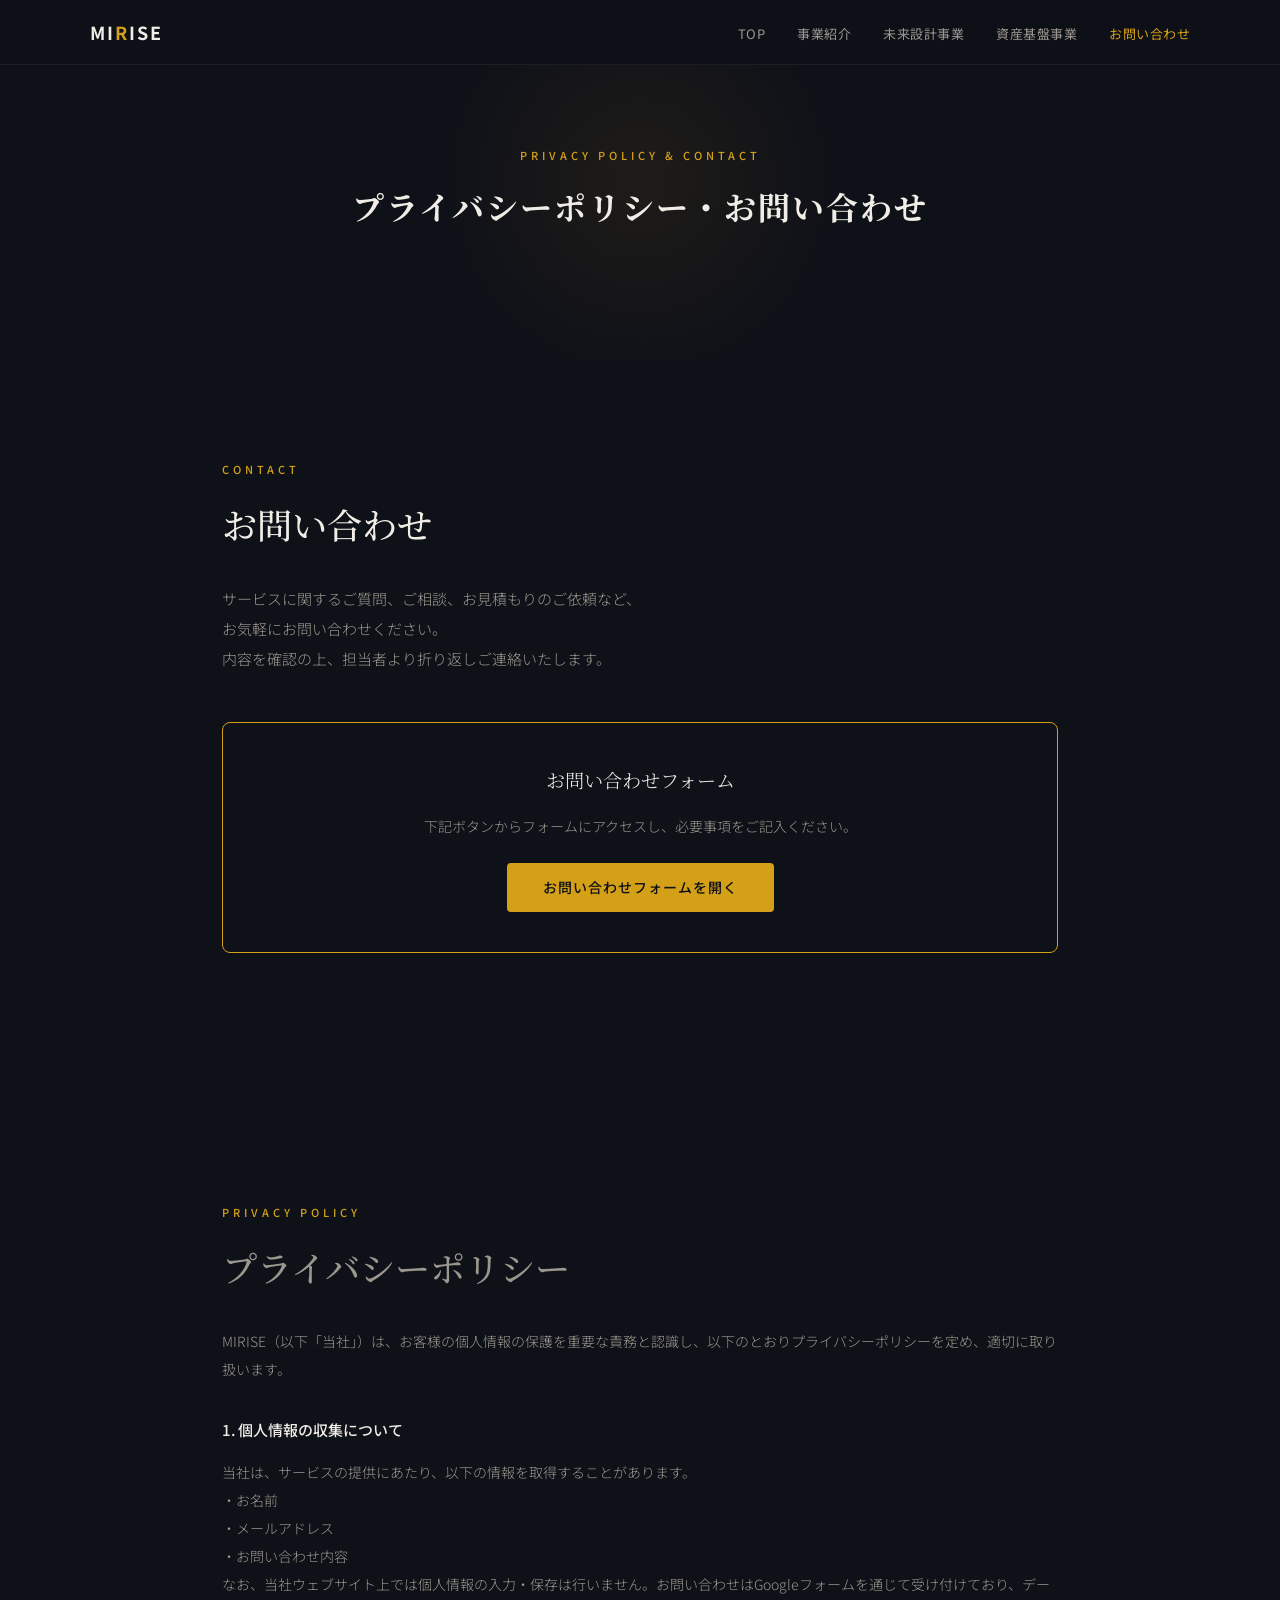
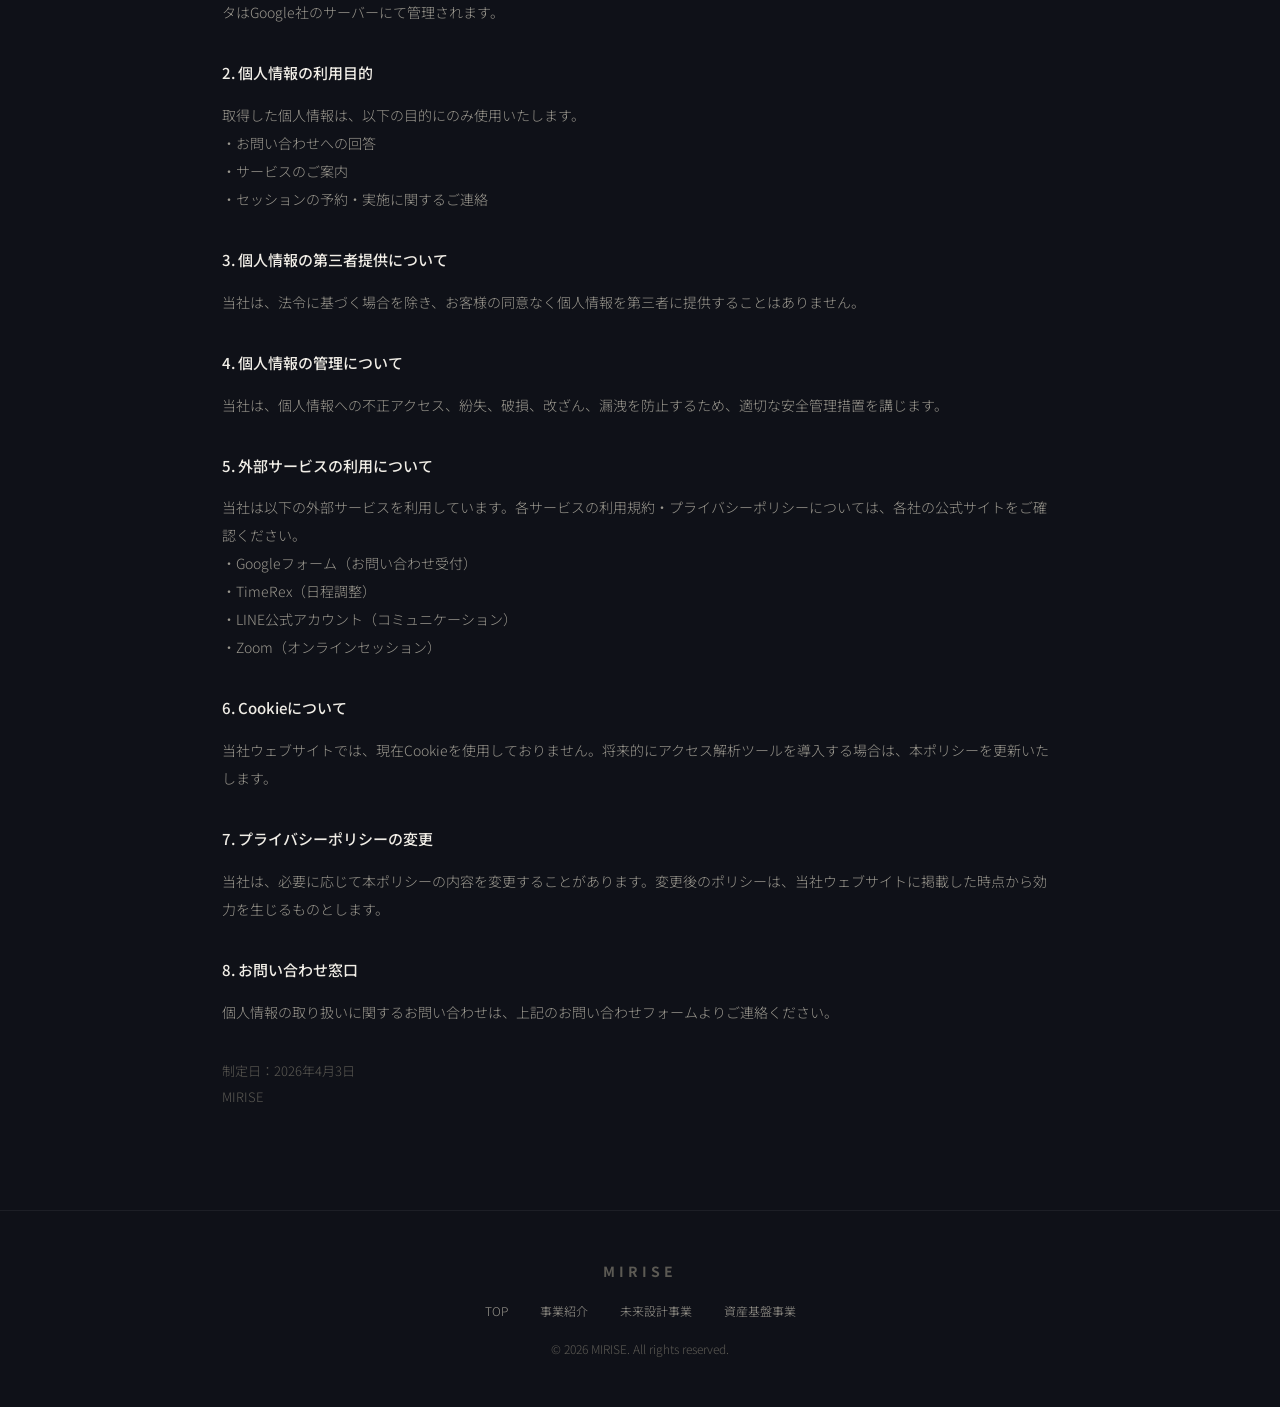
<file: privacy.html>
<!DOCTYPE html>
<html lang="ja">
<head>
<meta charset="UTF-8">
<meta name="viewport" content="width=device-width, initial-scale=1.0">
<title>プライバシーポリシー・お問い合わせ | MIRISE</title>
<meta name="description" content="MIRISEのプライバシーポリシーとお問い合わせ窓口。">
<link rel="stylesheet" href="style.css">
</head>
<body>

<nav class="nav">
<div class="nav-inner">
<a href="index.html" class="nav-logo">MI<span>R</span>ISE</a>
<div class="hamburger" onclick="this.nextElementSibling.classList.toggle('open')">
<span></span><span></span><span></span>
</div>
<ul class="nav-links">
<li><a href="index.html">TOP</a></li>
<li><a href="business.html">事業紹介</a></li>
<li><a href="inner-vision-lab.html">未来設計事業</a></li>
<li><a href="asset-business.html">資産基盤事業</a></li>
<li><a href="privacy.html" class="active">お問い合わせ</a></li>
</ul>
</div>
</nav>

<section class="hero" style="min-height:40vh;">
<div>
<p class="section-label fade-in">PRIVACY POLICY & CONTACT</p>
<p class="hero-tagline fade-in" style="font-size:clamp(1.3rem,3vw,2rem)">プライバシーポリシー・お問い合わせ</p>
</div>
</section>

<section class="section" id="contact">
<div class="fade-in">
<p class="section-label">CONTACT</p>
<h2 class="section-title">お問い合わせ</h2>
<p class="section-text" style="margin-bottom:2rem;">
サービスに関するご質問、ご相談、お見積もりのご依頼など、<br>
お気軽にお問い合わせください。<br>
内容を確認の上、担当者より折り返しご連絡いたします。
</p>
<div class="cta-box" style="text-align:center;">
<p class="cta-title">お問い合わせフォーム</p>
<p style="font-size:14px;color:var(--text-secondary);margin-bottom:1.5rem;">下記ボタンからフォームにアクセスし、必要事項をご記入ください。</p>
<!-- ★ここにGoogleフォームのURLを入れてください -->
<a href="https://forms.google.com/YOUR_FORM_URL_HERE" class="cta-btn" target="_blank" rel="noopener noreferrer">お問い合わせフォームを開く</a>
</div>
</div>
</section>

<section class="section">
<div class="fade-in privacy-text">
<p class="section-label">PRIVACY POLICY</p>
<h2 class="section-title">プライバシーポリシー</h2>

<p>MIRISE（以下「当社」）は、お客様の個人情報の保護を重要な責務と認識し、以下のとおりプライバシーポリシーを定め、適切に取り扱います。</p>

<h3>1. 個人情報の収集について</h3>
<p>当社は、サービスの提供にあたり、以下の情報を取得することがあります。</p>
<p>・お名前<br>・メールアドレス<br>・お問い合わせ内容</p>
<p>なお、当社ウェブサイト上では個人情報の入力・保存は行いません。お問い合わせはGoogleフォームを通じて受け付けており、データはGoogle社のサーバーにて管理されます。</p>

<h3>2. 個人情報の利用目的</h3>
<p>取得した個人情報は、以下の目的にのみ使用いたします。</p>
<p>・お問い合わせへの回答<br>・サービスのご案内<br>・セッションの予約・実施に関するご連絡</p>

<h3>3. 個人情報の第三者提供について</h3>
<p>当社は、法令に基づく場合を除き、お客様の同意なく個人情報を第三者に提供することはありません。</p>

<h3>4. 個人情報の管理について</h3>
<p>当社は、個人情報への不正アクセス、紛失、破損、改ざん、漏洩を防止するため、適切な安全管理措置を講じます。</p>

<h3>5. 外部サービスの利用について</h3>
<p>当社は以下の外部サービスを利用しています。各サービスの利用規約・プライバシーポリシーについては、各社の公式サイトをご確認ください。</p>
<p>・Googleフォーム（お問い合わせ受付）<br>・TimeRex（日程調整）<br>・LINE公式アカウント（コミュニケーション）<br>・Zoom（オンラインセッション）</p>

<h3>6. Cookieについて</h3>
<p>当社ウェブサイトでは、現在Cookieを使用しておりません。将来的にアクセス解析ツールを導入する場合は、本ポリシーを更新いたします。</p>

<h3>7. プライバシーポリシーの変更</h3>
<p>当社は、必要に応じて本ポリシーの内容を変更することがあります。変更後のポリシーは、当社ウェブサイトに掲載した時点から効力を生じるものとします。</p>

<h3>8. お問い合わせ窓口</h3>
<p>個人情報の取り扱いに関するお問い合わせは、上記のお問い合わせフォームよりご連絡ください。</p>

<p style="margin-top:2rem;color:var(--text-muted);font-size:13px;">制定日：2026年4月3日<br>MIRISE</p>
</div>
</section>

<footer class="footer">
<p class="footer-brand">MIRISE</p>
<div class="footer-links">
<a href="index.html">TOP</a>
<a href="business.html">事業紹介</a>
<a href="inner-vision-lab.html">未来設計事業</a>
<a href="asset-business.html">資産基盤事業</a>
</div>
<p class="footer-copy">&copy; 2026 MIRISE. All rights reserved.</p>
</footer>

<script>
const observer = new IntersectionObserver((entries) => {
entries.forEach(e => { if(e.isIntersecting) e.target.classList.add('visible'); });
}, { threshold: 0.1 });
document.querySelectorAll('.fade-in').forEach(el => observer.observe(el));
</script>
</body>
</html>
</file>
<file: style.css>
@import url('https://fonts.googleapis.com/css2?family=Noto+Sans+JP:wght@300;400;500;700&family=Noto+Serif+JP:wght@400;500;700&display=swap');

:root {
  --bg-primary: #0f1118;
  --bg-secondary: #161822;
  --bg-card: #1c1f2e;
  --text-primary: #f0ede6;
  --text-secondary: #9a978e;
  --text-muted: #5c5a54;
  --gold: #d4a017;
  --gold-light: #f5c842;
  --gold-dark: #a07a10;
  --orange: #e8793a;
  --line-subtle: rgba(212,160,23,0.15);
  --line-border: rgba(255,255,255,0.06);
  --font-sans: 'Noto Sans JP', sans-serif;
  --font-serif: 'Noto Serif JP', serif;
}

* { margin: 0; padding: 0; box-sizing: border-box; }

body {
  font-family: var(--font-sans);
  background: var(--bg-primary);
  color: var(--text-primary);
  line-height: 1.8;
  font-weight: 300;
  -webkit-font-smoothing: antialiased;
}

a { color: var(--gold); text-decoration: none; transition: color 0.3s; }
a:hover { color: var(--gold-light); }

/* Navigation */
.nav {
  position: fixed;
  top: 0;
  left: 0;
  right: 0;
  z-index: 100;
  background: rgba(15,17,24,0.92);
  backdrop-filter: blur(12px);
  border-bottom: 1px solid var(--line-border);
  padding: 0 2rem;
}
.nav-inner {
  max-width: 1100px;
  margin: 0 auto;
  display: flex;
  align-items: center;
  justify-content: space-between;
  height: 64px;
}
.nav-logo {
  font-family: var(--font-sans);
  font-weight: 700;
  font-size: 18px;
  color: var(--text-primary);
  letter-spacing: 2px;
}
.nav-logo span { color: var(--gold); }
.nav-links { display: flex; gap: 2rem; list-style: none; }
.nav-links a {
  font-size: 13px;
  color: var(--text-secondary);
  font-weight: 400;
  letter-spacing: 0.5px;
  transition: color 0.3s;
}
.nav-links a:hover { color: var(--gold); }
.nav-links a.active { color: var(--gold); }

/* Hamburger */
.hamburger { display: none; cursor: pointer; flex-direction: column; gap: 5px; }
.hamburger span { display: block; width: 24px; height: 1.5px; background: var(--text-primary); transition: 0.3s; }

@media (max-width: 768px) {
  .hamburger { display: flex; }
  .nav-links {
    display: none;
    position: absolute;
    top: 64px;
    left: 0;
    right: 0;
    background: rgba(15,17,24,0.98);
    flex-direction: column;
    padding: 1.5rem 2rem;
    gap: 1rem;
    border-bottom: 1px solid var(--line-border);
  }
  .nav-links.open { display: flex; }
}

/* Hero */
.hero {
  min-height: 100vh;
  display: flex;
  align-items: center;
  justify-content: center;
  text-align: center;
  padding: 120px 2rem 80px;
  position: relative;
  overflow: hidden;
}
.hero::before {
  content: '';
  position: absolute;
  top: 50%;
  left: 50%;
  transform: translate(-50%, -50%);
  width: 400px;
  height: 400px;
  background: radial-gradient(circle, rgba(212,160,23,0.08) 0%, transparent 70%);
  pointer-events: none;
}
.hero-tagline {
  font-family: var(--font-serif);
  font-size: clamp(2rem, 5vw, 3.5rem);
  font-weight: 700;
  line-height: 1.5;
  margin-bottom: 1.5rem;
  letter-spacing: 2px;
}
.hero-sub {
  font-size: 1rem;
  color: var(--text-secondary);
  font-weight: 300;
  letter-spacing: 1px;
}
.hero-brand {
  margin-top: 3rem;
  font-size: 14px;
  font-weight: 700;
  letter-spacing: 6px;
  color: var(--text-muted);
}

/* Sections */
.section {
  max-width: 900px;
  margin: 0 auto;
  padding: 100px 2rem;
}
.section-label {
  font-size: 11px;
  letter-spacing: 4px;
  color: var(--gold);
  text-transform: uppercase;
  margin-bottom: 1rem;
  font-weight: 500;
}
.section-title {
  font-family: var(--font-serif);
  font-size: clamp(1.5rem, 3vw, 2.2rem);
  font-weight: 500;
  margin-bottom: 2rem;
  line-height: 1.6;
}
.section-text {
  font-size: 15px;
  color: var(--text-secondary);
  line-height: 2;
  max-width: 700px;
}
.section-divider {
  width: 40px;
  height: 1px;
  background: var(--gold);
  margin: 3rem 0;
}

/* Cards */
.card-grid {
  display: grid;
  grid-template-columns: repeat(auto-fit, minmax(280px, 1fr));
  gap: 1.5rem;
  margin: 2rem 0;
}
.card {
  background: var(--bg-card);
  border: 1px solid var(--line-border);
  border-radius: 8px;
  padding: 2rem;
  transition: border-color 0.3s, transform 0.3s;
}
.card:hover {
  border-color: rgba(212,160,23,0.3);
  transform: translateY(-2px);
}
.card-num {
  font-size: 12px;
  color: var(--gold);
  font-weight: 500;
  letter-spacing: 2px;
  margin-bottom: 1rem;
}
.card-title {
  font-family: var(--font-serif);
  font-size: 1.1rem;
  font-weight: 500;
  margin-bottom: 0.8rem;
}
.card-desc {
  font-size: 14px;
  color: var(--text-secondary);
  line-height: 1.8;
}

/* Values */
.values-grid {
  display: grid;
  grid-template-columns: repeat(auto-fit, minmax(160px, 1fr));
  gap: 1rem;
  margin: 2rem 0;
}
.value-item {
  text-align: center;
  padding: 1.5rem 1rem;
  border: 1px solid var(--line-border);
  border-radius: 8px;
  transition: border-color 0.3s;
}
.value-item:hover { border-color: rgba(212,160,23,0.3); }
.value-num {
  font-size: 11px;
  color: var(--gold);
  letter-spacing: 2px;
  margin-bottom: 0.5rem;
}
.value-text {
  font-family: var(--font-serif);
  font-size: 14px;
  font-weight: 500;
  line-height: 1.6;
}

/* Business cards */
.biz-card {
  background: var(--bg-card);
  border: 1px solid var(--line-border);
  border-radius: 8px;
  padding: 2.5rem;
  margin: 1.5rem 0;
  cursor: pointer;
  transition: border-color 0.3s;
}
.biz-card:hover { border-color: rgba(212,160,23,0.3); }
.biz-label {
  font-size: 11px;
  color: var(--gold);
  letter-spacing: 3px;
  margin-bottom: 0.5rem;
  font-weight: 500;
}
.biz-title {
  font-family: var(--font-serif);
  font-size: 1.3rem;
  font-weight: 500;
  margin-bottom: 0.8rem;
}
.biz-desc {
  font-size: 14px;
  color: var(--text-secondary);
  line-height: 1.8;
}
.biz-link {
  display: inline-block;
  margin-top: 1.2rem;
  font-size: 13px;
  color: var(--gold);
  font-weight: 400;
  letter-spacing: 0.5px;
}
.biz-link::after { content: ' →'; }

/* Service detail items */
.service-item {
  padding: 2rem 0;
  border-bottom: 1px solid var(--line-border);
}
.service-item:last-child { border-bottom: none; }
.service-num {
  font-size: 12px;
  color: var(--gold);
  letter-spacing: 2px;
  margin-bottom: 0.5rem;
}
.service-title {
  font-family: var(--font-serif);
  font-size: 1.1rem;
  font-weight: 500;
  margin-bottom: 0.5rem;
}
.service-desc {
  font-size: 14px;
  color: var(--text-secondary);
  line-height: 1.8;
}

/* CTA */
.cta-box {
  border: 1px solid var(--gold);
  border-radius: 8px;
  padding: 2.5rem;
  text-align: center;
  margin: 3rem 0;
}
.cta-title {
  font-family: var(--font-serif);
  font-size: 1.2rem;
  margin-bottom: 1rem;
}
.cta-btn {
  display: inline-block;
  padding: 12px 36px;
  background: var(--gold);
  color: var(--bg-primary);
  font-size: 14px;
  font-weight: 500;
  border-radius: 4px;
  letter-spacing: 1px;
  transition: background 0.3s;
  text-decoration: none;
}
.cta-btn:hover { background: var(--gold-light); color: var(--bg-primary); }

/* Privacy */
.privacy-text {
  font-size: 14px;
  color: var(--text-secondary);
  line-height: 2;
}
.privacy-text h3 {
  font-size: 15px;
  font-weight: 500;
  color: var(--text-primary);
  margin: 2rem 0 0.8rem;
}

/* Footer */
.footer {
  border-top: 1px solid var(--line-border);
  padding: 3rem 2rem;
  text-align: center;
}
.footer-brand {
  font-size: 14px;
  font-weight: 700;
  letter-spacing: 4px;
  color: var(--text-muted);
  margin-bottom: 0.5rem;
}
.footer-copy {
  font-size: 12px;
  color: var(--text-muted);
}
.footer-links {
  margin: 1rem 0;
  display: flex;
  justify-content: center;
  gap: 2rem;
}
.footer-links a {
  font-size: 12px;
  color: var(--text-secondary);
}

/* Animation */
.fade-in {
  opacity: 0;
  transform: translateY(20px);
  transition: opacity 0.8s ease, transform 0.8s ease;
}
.fade-in.visible {
  opacity: 1;
  transform: translateY(0);
}
</file>
